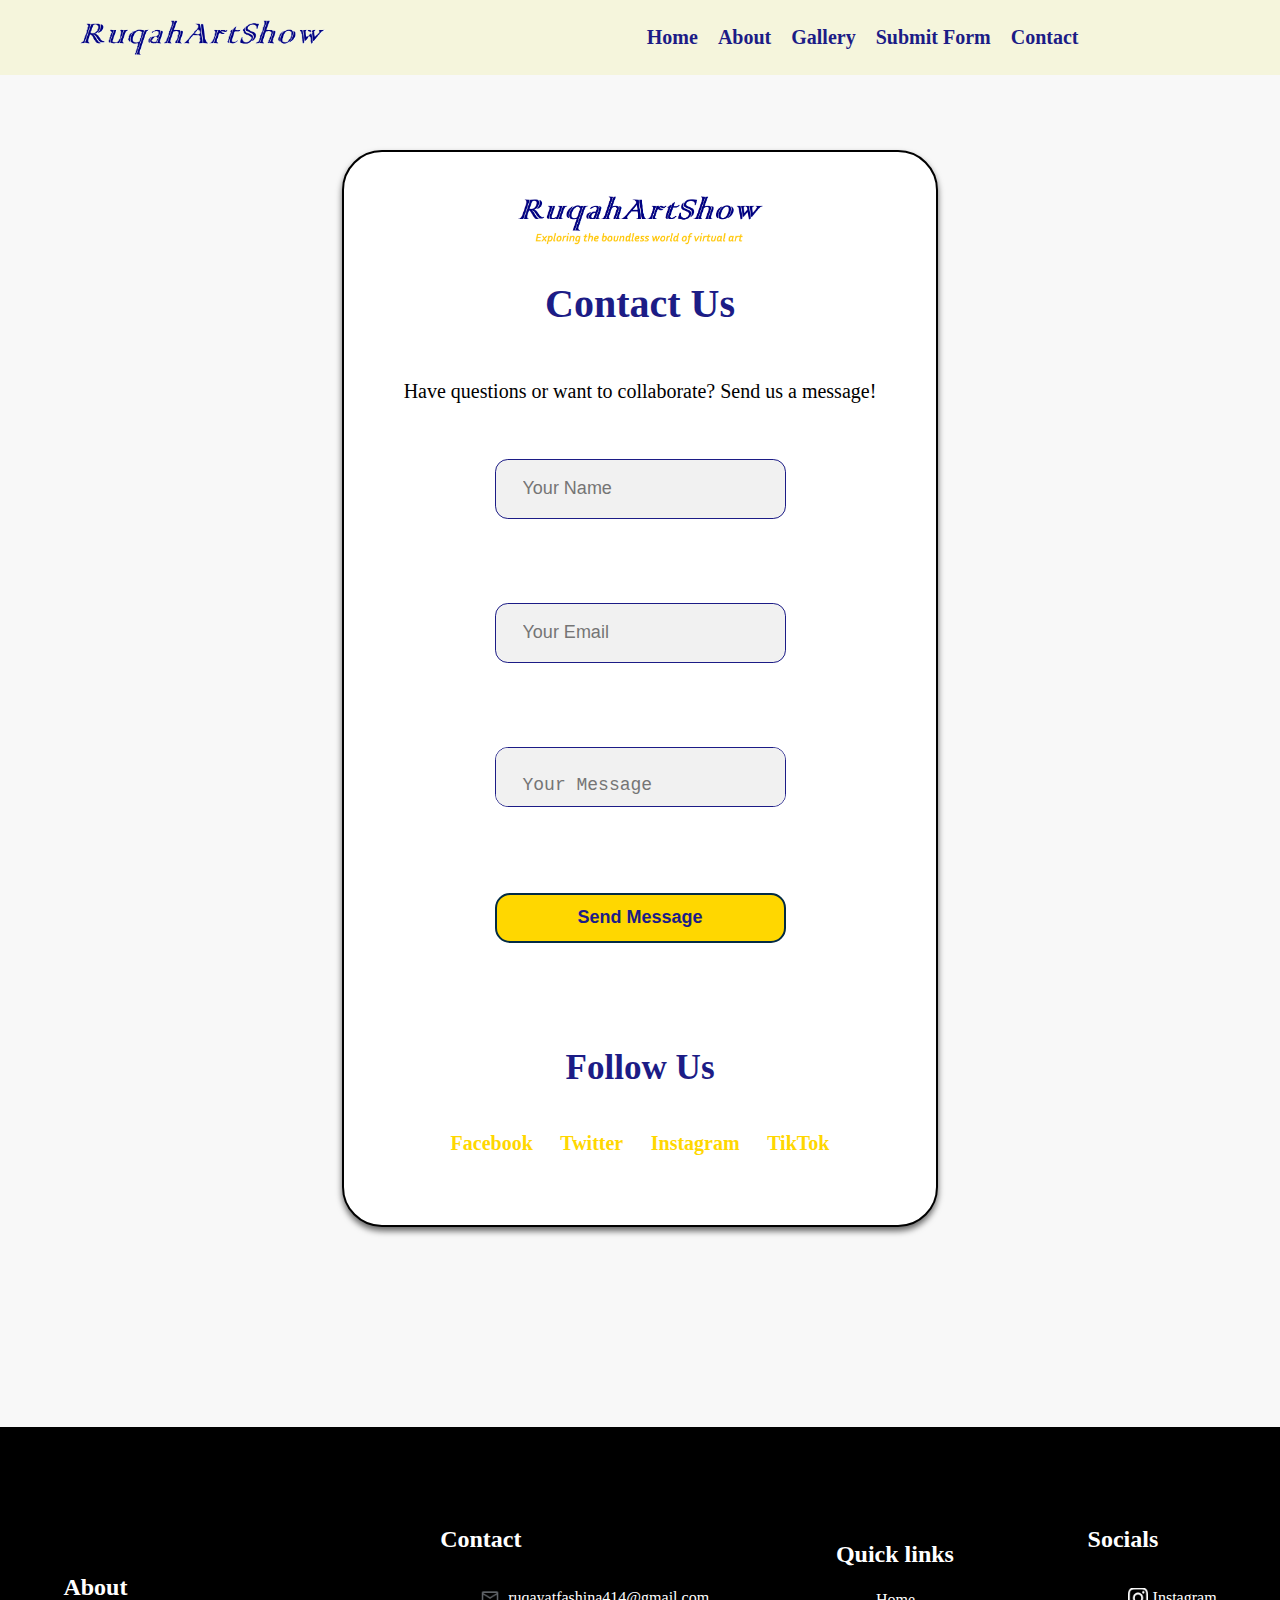
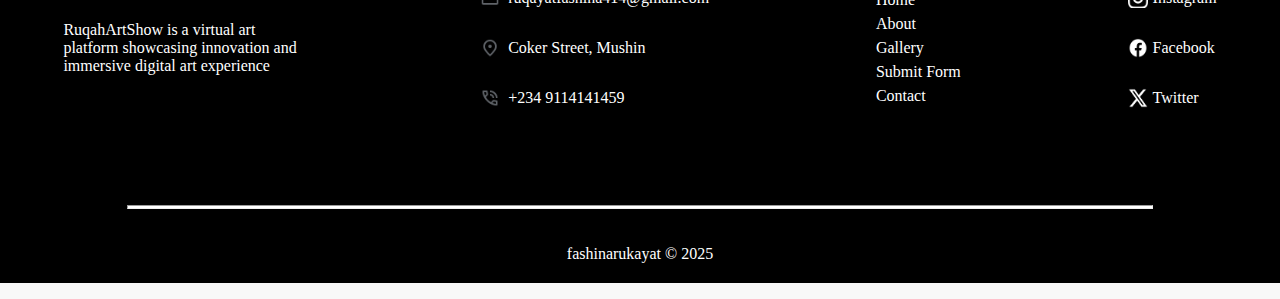
<file: contact-us.html>
<html lang="en">
<head>
    <meta charset="UTF-8">
    <meta name="viewport" content="width=device-width, initial-scale=1.0">
    <title>Contact us</title>
    <link rel="stylesheet" href="contact-us.css">
</head>
<body>
    <header>
        <div id="main-head">
            <div>
                <img src="images/ruqahart.png" alt="" width="250px">
            </div>
            <div id="navigation">
                <nav>
                    <ul>
                      <li><a href="index.html">Home</a></li>
                      <li><a href="#">About</a></li>
                      <li><a href="gallery.html">Gallery</a></li>
                      <li><a href="submit-form.html">Submit Form</a></li>
                      <li><a href="contact-us.html">Contact</a></li>
                    </ul>
                </nav>
            </div>
                
            
        </div>
    </header>

    <!-- ---------Contact us Section--------- -->

    <section id="contact">
        <img src="images/about ruqah.png" alt="" width="250px">
       <h2>Contact Us</h2>
       <p>Have questions or want to collaborate? Send us a message!</p>

       <form id="contact-form" action="https://formspree.io/f/mldldekz" method="post">
        
        <input type="text" id="name" placeholder="Your Name" required>
        <br>
        
        <input type="email" id="email" placeholder="Your Email" required>
        <br>
        
        <textarea  id="message" rows="10" cols="20" placeholder="Your Message"  required></textarea>
        <br>

        <input type="hidden" name="_redirect" value="thank-you.html">
        <br>
        
        <button type="submit"> <a href="thanks-contact.html">Send Message</a></button>
       </form>

       <div class="social-links">
         <h3>Follow Us</h3>
         
        <a href="#">Facebook</a>
        <a href="#">Twitter</a>
        <a href="#">Instagram</a>
        <a href="#">TikTok</a>
         

       </div>
    </section>

   <!-- --------footer------------- -->
   <footer>
    <div id="foot">
        <div id="about-foot">
            <h2>About</h2>
            <p>RuqahArtShow is a virtual art platform showcasing innovation and immersive digital art experience</p>

        </div>
        <div id="contact-foot">
            <h2>Contact</h2>
            <div>
                <ul>
                    <li>
                        <a href="#">
                            <div>
                                <img src="images/mail-icon.png" alt="">
                            </div>
                            <div>
                                <p>ruqayatfashina414@gmail.com</p>
                            </div>  
                        </a>
                    </li>
                    <li>
                        <a href="#">
                            <div><img src="images/location-icon.png" alt=""></div>
                            <div><p>Coker Street, Mushin</p></div>
                        </a>
                    </li>
                    <li>
                        <a href="#">
                            <div><img src="images/phone-icon.png" alt=""></div>
                            <div><p>+234 9114141459</p></div>
                        </a>
                    </li>
                </ul>
               
            </div>
        </div>
        <div id="link-foot">
            <h2>Quick links</h2>
            <div>
                <ul>
                    <li><a href="index.html">Home</a></li>
                    <li><a href="about.html">About</a></li>
                    <li><a href="gallery.html">Gallery</a></li>
                    <li><a href="submit-form.html">Submit Form</a></li>
                    <li><a href="contact-us.html">Contact</a></li>
                </ul>
            </div>
        </div>
        <div id="social-foot">
            <h2>Socials</h2>
            <div>
                <ul>
                    <li>
                        <div class="social-icon">
                            <img src="images/instagram icon.png" alt="">
                            <a href="#">
                                <p>Instagram</p>
                            </a>
                        </div>
                    </li>
                    <li>
                        <div class="social-icon">
                            <img src="images/facebook icon.png" alt="">
                            <a href="#">
                                <p>Facebook</p>
                            </a>
                        </div>
                    </li>
                    <li>
                        <div class="social-icon">
                            <img src="images/x logo.png" alt="">
                            <a href="#">
                                <p>Twitter</p>
                            </a>
                        </div>
                    </li>
                </ul>
            </div>
        </div>
        
    </div>
    <div id="border">
        <hr>
    </div>
    <div class="copyright">
      <p>fashinarukayat &copy; 2025</p>
    </div>
   
</footer>
</body>
</html>
</file>
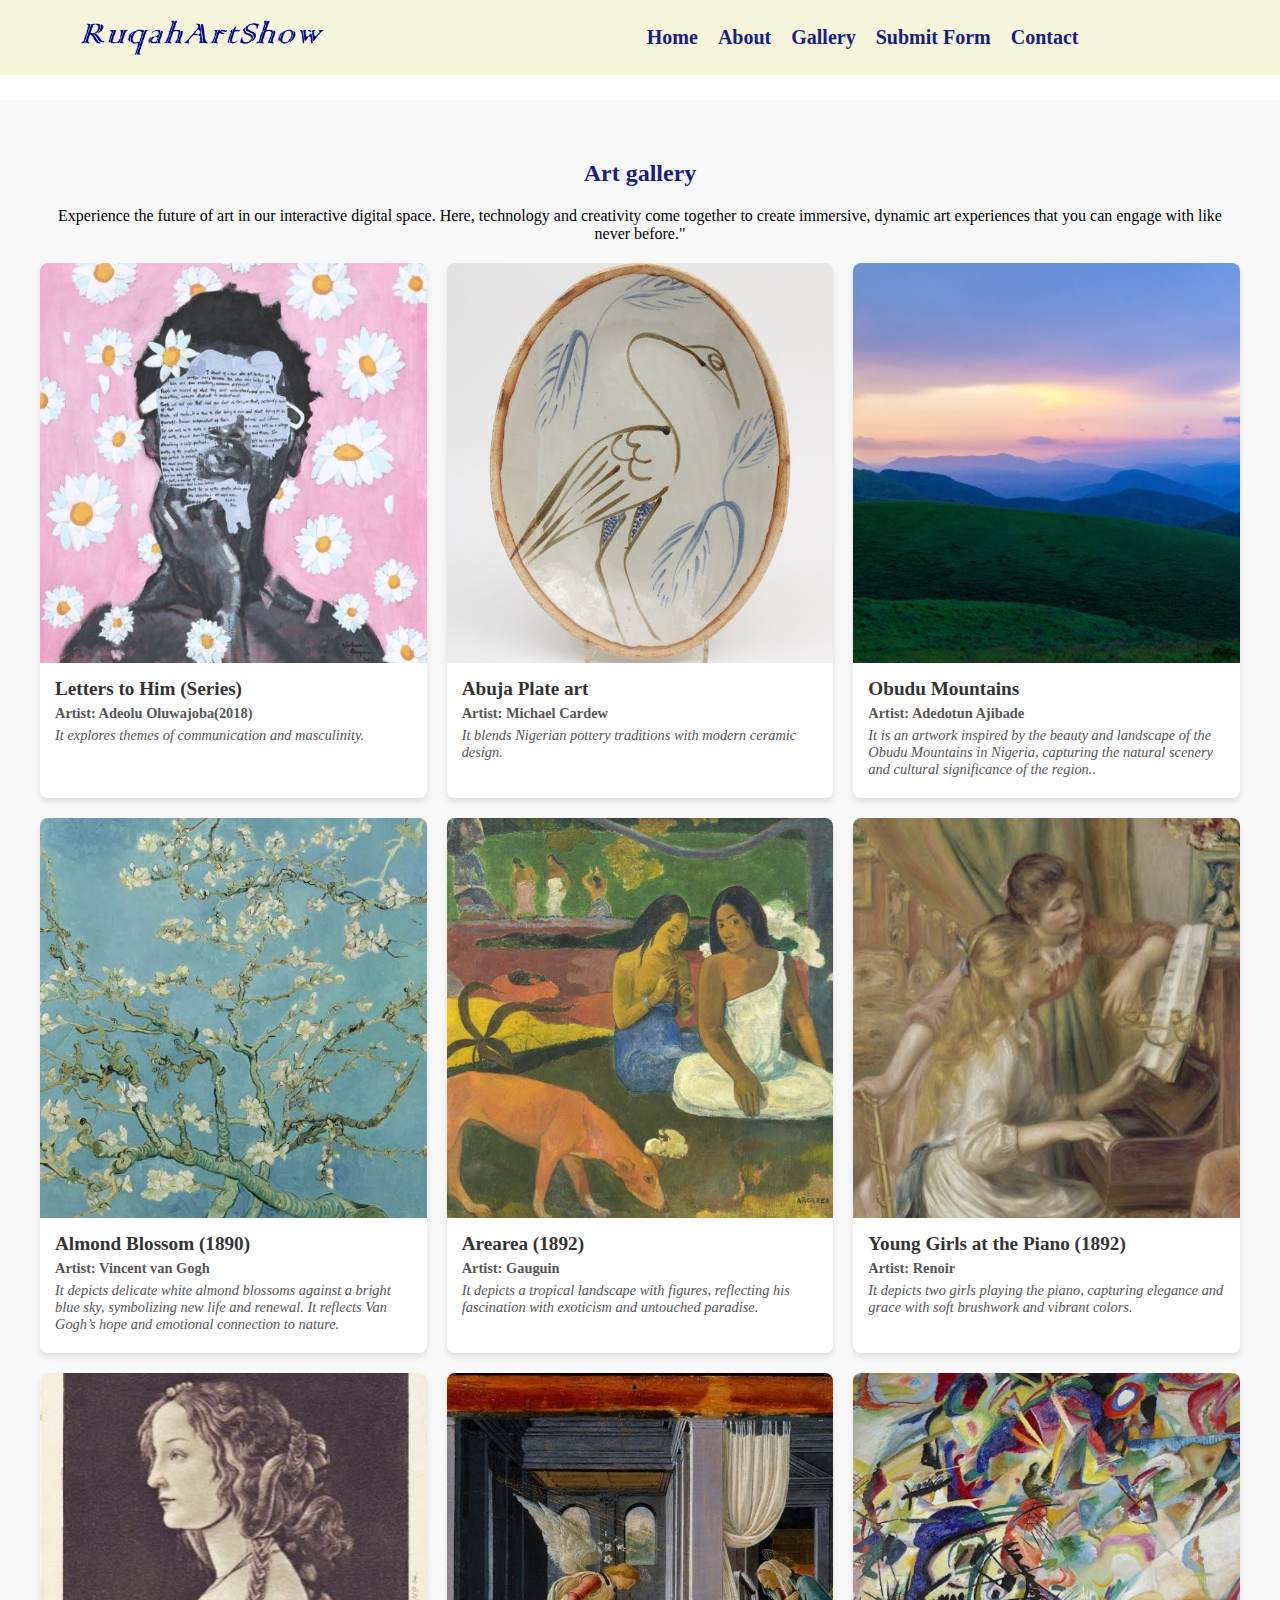
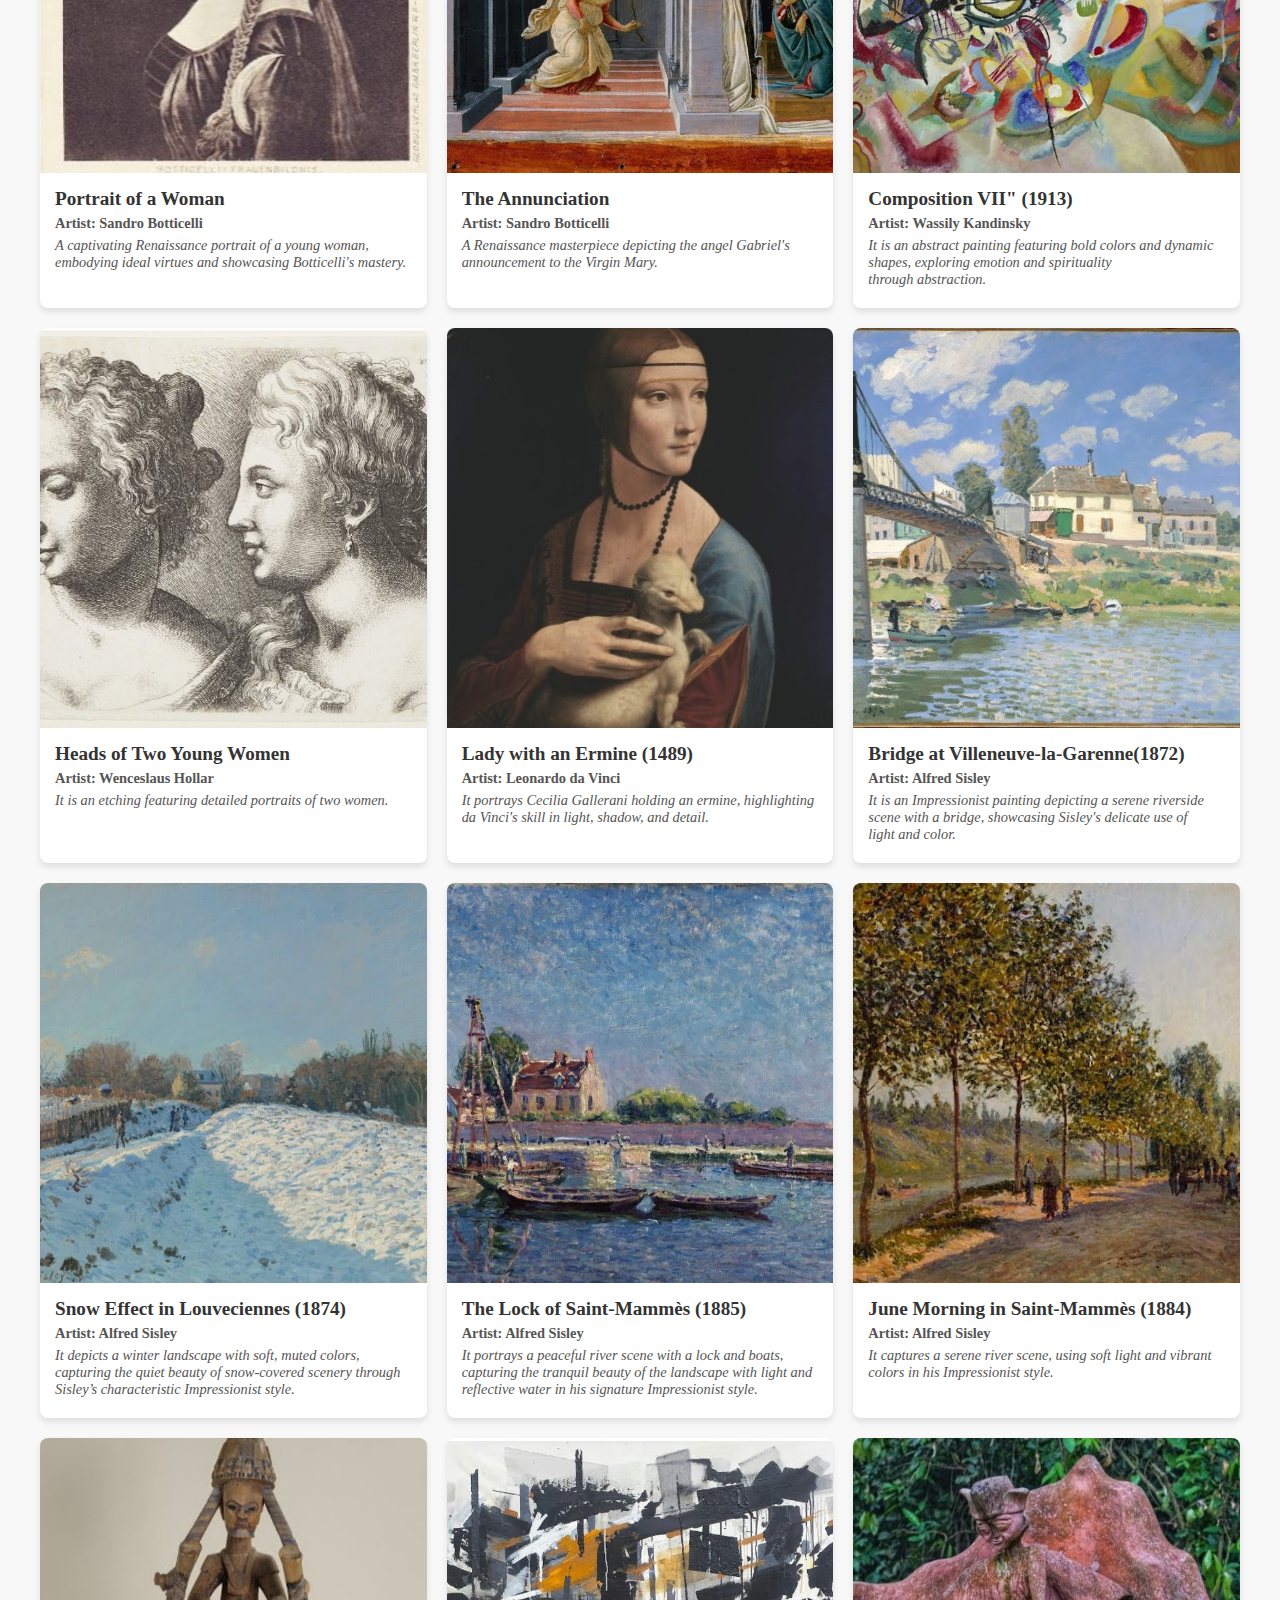
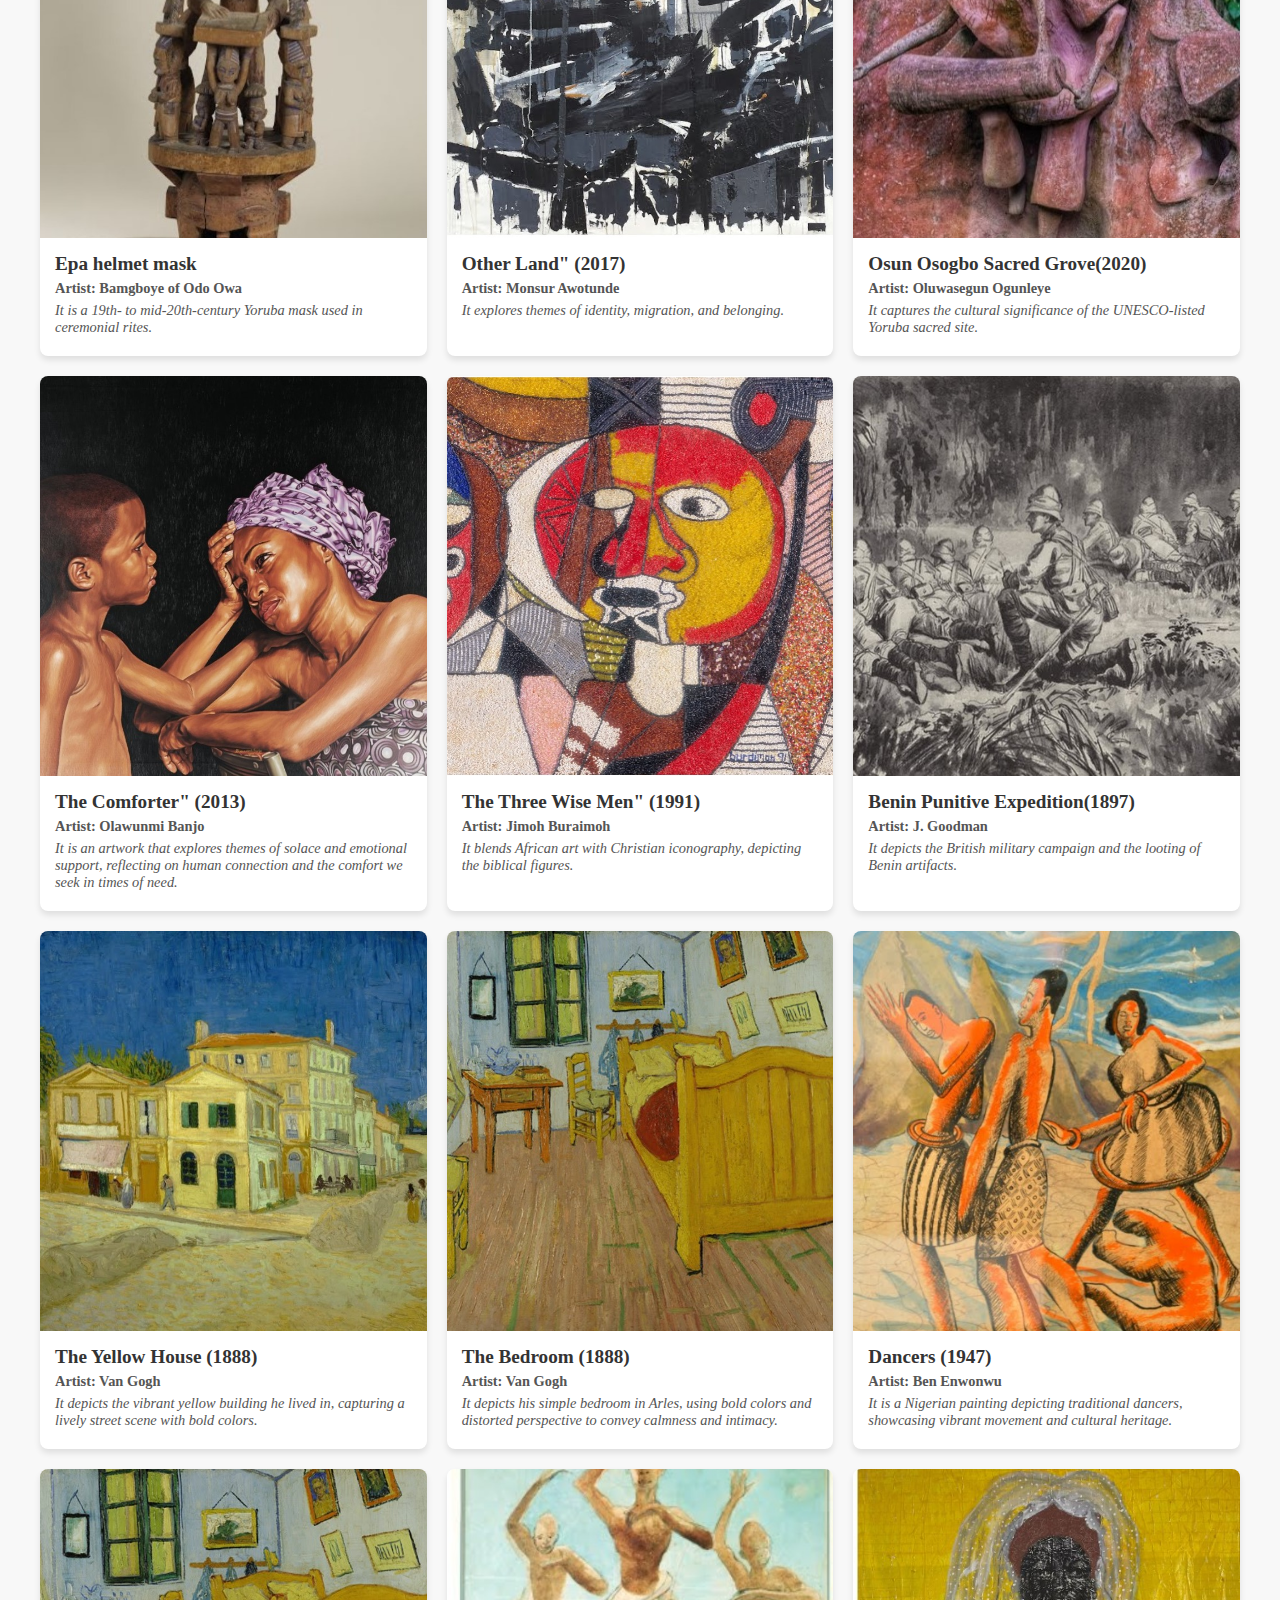
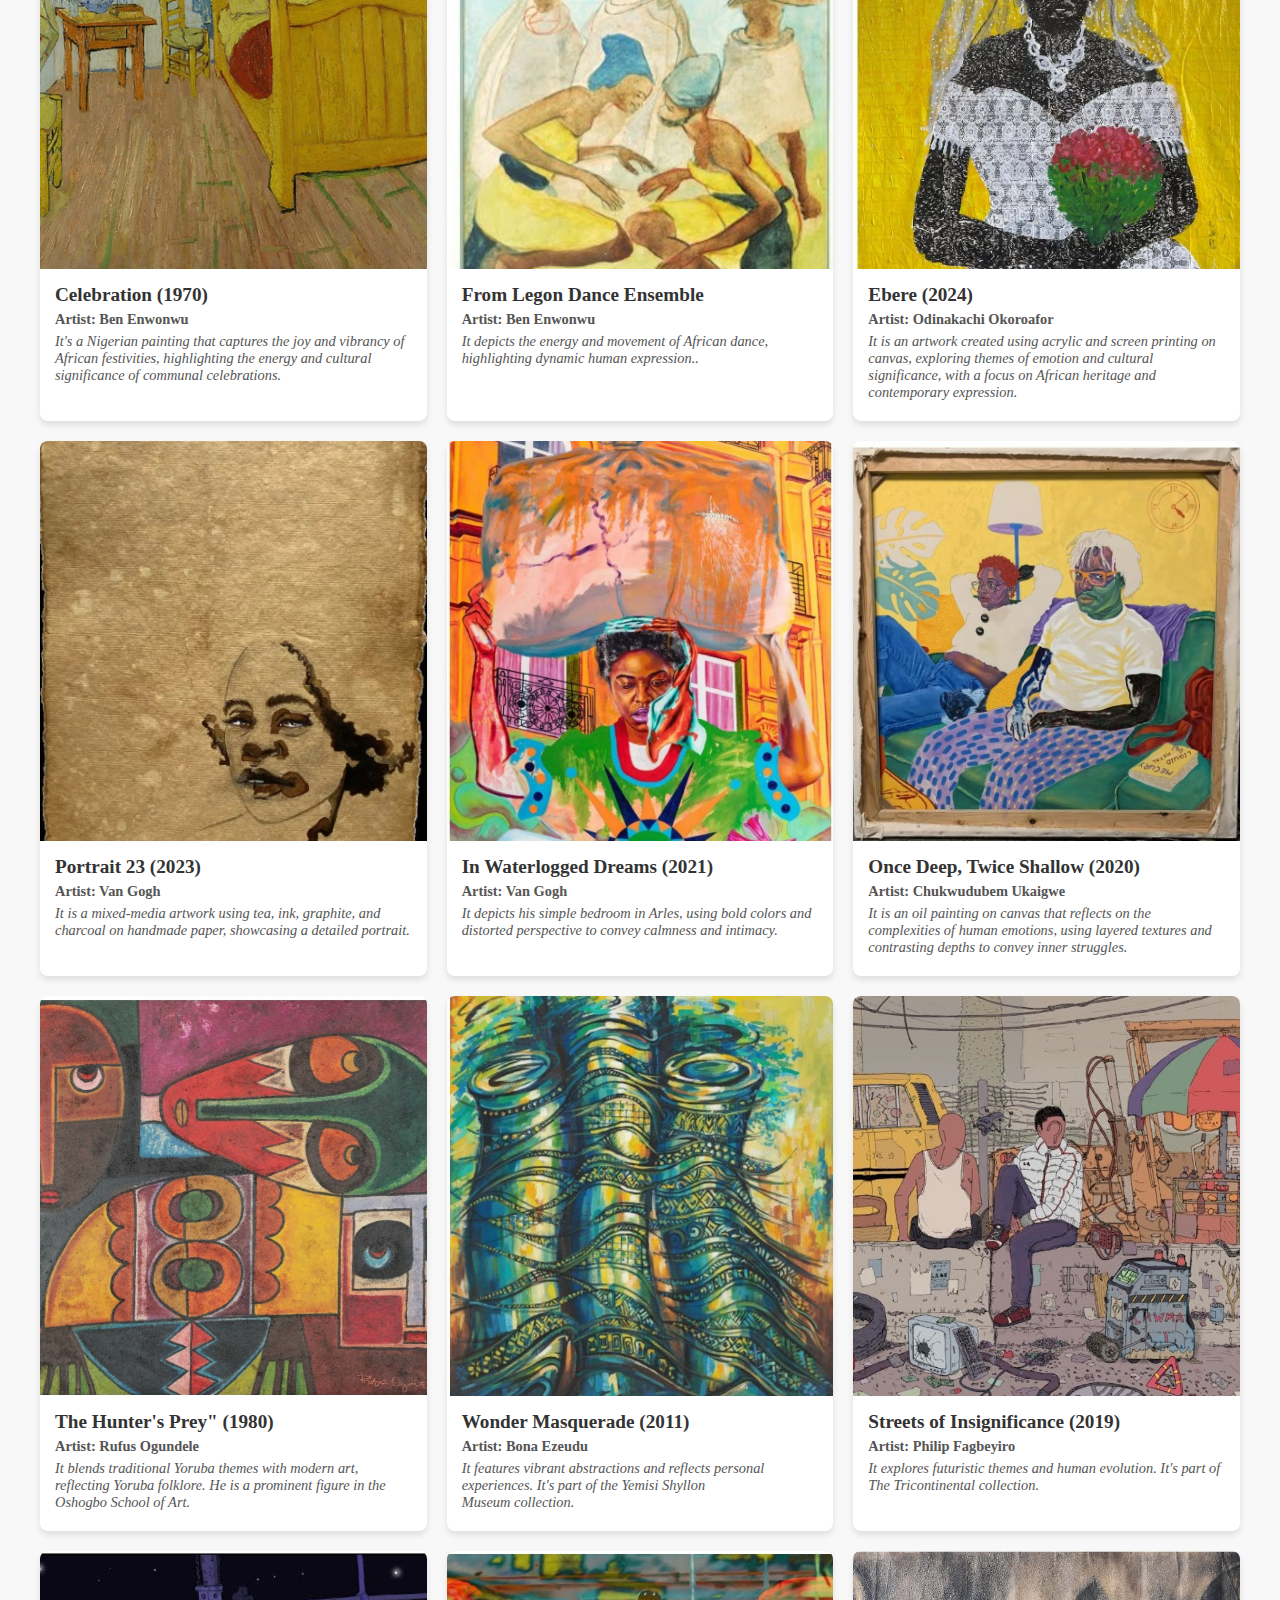
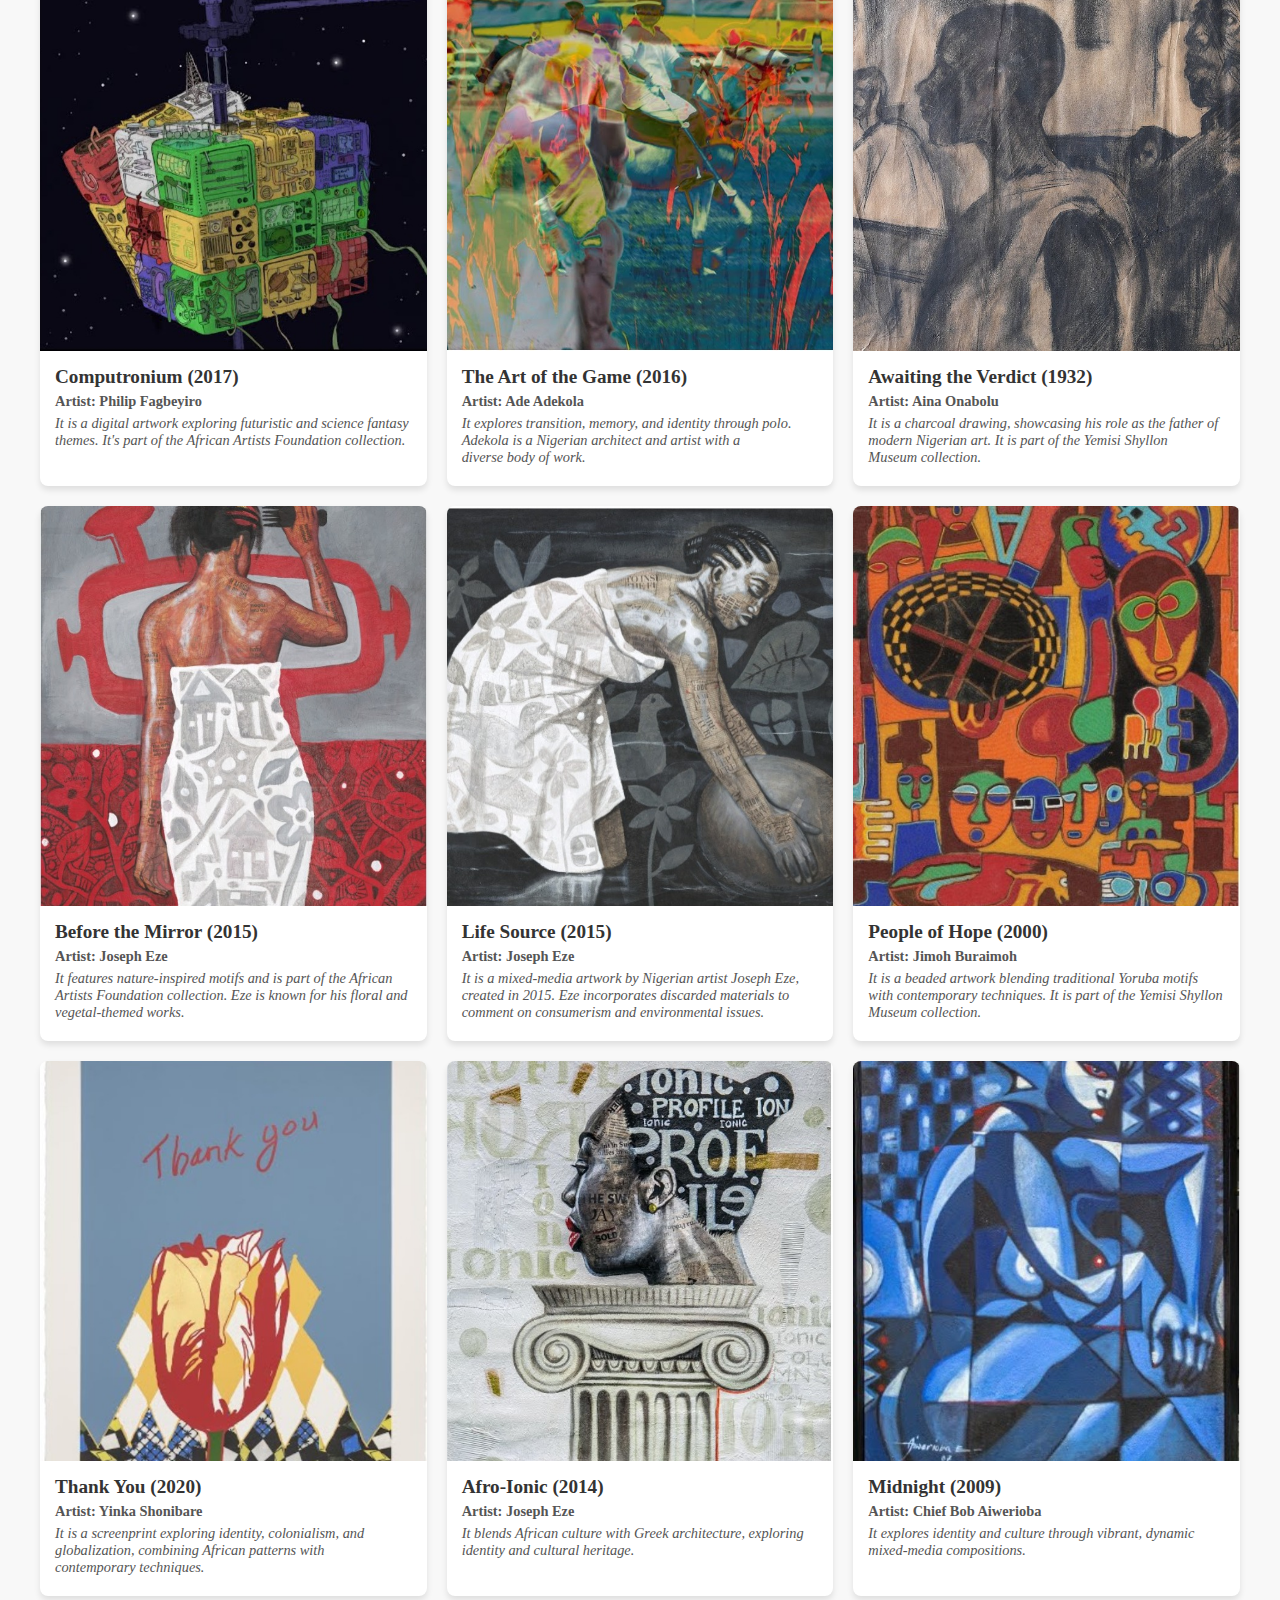
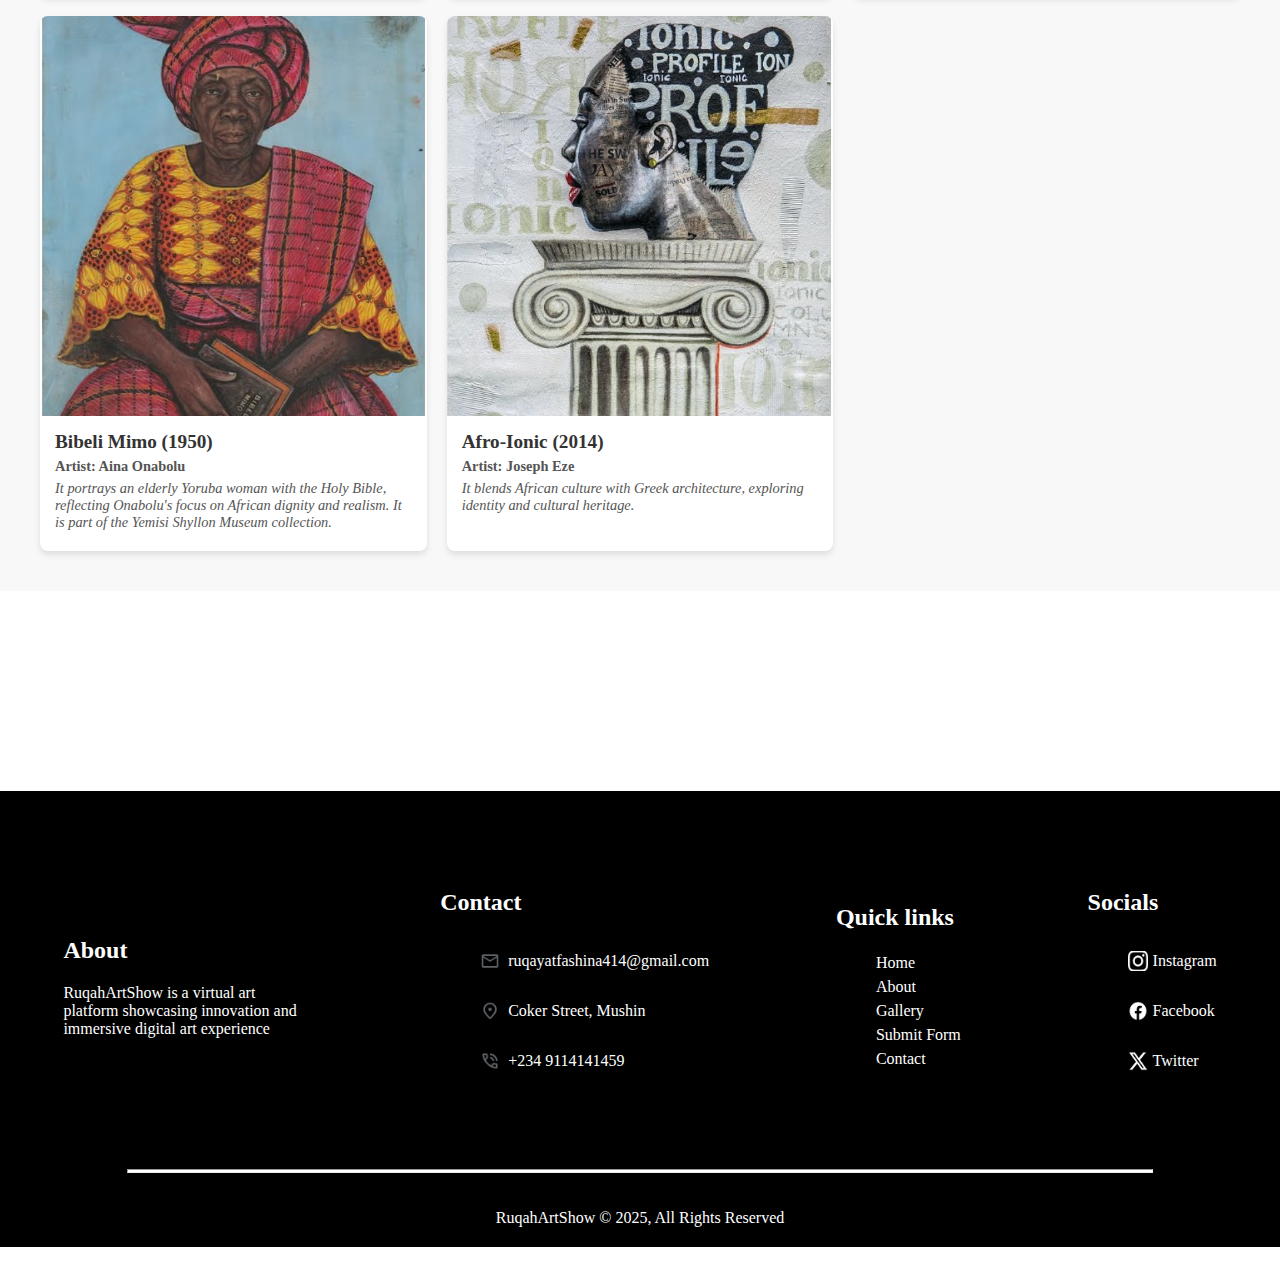
<file: gallery.html>
<html lang="en">
<head>
    <meta charset="UTF-8">
    <meta name="viewport" content="width=device-width, initial-scale=1.0">
    <title>Gallery</title>
    <link rel="stylesheet" href="./styles/gallery.css">
</head>
<body>
    <header>
        <div id="main-head">
            <div>
                <img src="images/ruqahart.png" alt="" width="250px">
            </div>
            <div id="navigation">
                <nav>
                    <ul>
                      <li><a href="index.html">Home</a></li>
                      <li><a href="about.html">About</a></li>
                      <li><a href="gallery.html">Gallery</a></li>
                      <li><a href="submit-form.html">Submit Form</a></li>
                      <li><a href="contact-us.html">Contact</a></li>
                    </ul>
                </nav>
            </div>
                
            
        </div>
    </header>

    <section id="gallery">
       <div class="heading">
            <h2>Art gallery</h2>
            <p>Experience the future of art in our interactive digital space. Here, technology and creativity come together to create immersive, dynamic art experiences that you can engage with like never before." </p>
       </div>
       <div id="gallery-container">
         
        <!-- ----Artwork card 1------- -->
            <div class="art-card">
                
                 <img src="images/Letters to Him (Series) art.jpg" alt="Letters to Him"> 
                
                 <div class="art-info">
                    <h3>Letters to Him (Series)</h3>
                    <p><b>Artist: Adeolu Oluwajoba(2018)</b></p>
                    <p class="art-description">It explores themes of communication and masculinity.</p>
                </div>
                
            </div>
        <!-- -----Artwork card 2 -->
        <div class="art-card">
                
            <img src="images/Abuja Plate art.jpg" alt="Abuja Plate art"> 
           
            <div class="art-info">
               <h3>Abuja Plate art</h3>
               <p><b>Artist:  Michael Cardew </b></p>
               <p class="art-description">It blends Nigerian pottery traditions with modern ceramic design.</p>
           </div>
           
       </div>
       
       <!-- -----Artwork card 3 -->
       <div class="art-card">
                
        <img src="images/Obudu Mountains art.jpg" alt="Obudu Mountains"> 
       
            <div class="art-info">
            <h3>Obudu Mountains</h3>
            <p><b>Artist: Adedotun Ajibade </b></p>
            <p class="art-description">It is an artwork inspired by the beauty and landscape of the Obudu Mountains in Nigeria, capturing the natural scenery and cultural significance of the region..</p>
        </div>
       
      </div>

      <!-- -----Artwork card 4 -->
      <div class="art-card">
                
        <img src="images/Almond Blossom art.jpg" alt="Almond Blossom"> 
       
            <div class="art-info">
                <h3>Almond Blossom (1890)</h3>
                <p><b>Artist: Vincent van Gogh </b></p>
                <p class="art-description">It depicts delicate white almond blossoms against a bright blue sky, symbolizing new life and renewal. It reflects Van Gogh’s hope and emotional connection to nature.</p>
           </div>
       
      </div>

      <!-- -----Artwork card 5 -->
      <div class="art-card">
                
        <img src="images/Arearea  art.jpg" alt="Arearea"> 
       
            <div class="art-info">
                <h3>Arearea (1892)</h3>
                <p><b>Artist: Gauguin </b></p>
                <p class="art-description">It depicts a tropical landscape with figures, reflecting his fascination with exoticism and untouched paradise.</p>
           </div>
       
      </div>

      <!-- -----Artwork card 6 -->
      <div class="art-card">
                
        <img src="images/Young Girls at the Piano art.jpg" alt="Young Girls at the Piano"> 
       
            <div class="art-info">
                <h3>Young Girls at the Piano (1892)</h3>
                <p><b>Artist: Renoir  </b></p>
                <p class="art-description">It depicts two girls playing the piano, capturing elegance and grace with soft brushwork and vibrant colors.</p>
           </div>
       
      </div>

      <!-- -----Artwork card 7 -->
      <div class="art-card">
                
        <img src="images/Portrait of a Woman art.jpg" alt="Portrait of a Woman"> 
       
            <div class="art-info">
                <h3>Portrait of a Woman</h3>
                <p><b>Artist: Sandro Botticelli </b></p>
                <p class="art-description">A captivating Renaissance portrait of a young woman, embodying ideal virtues and showcasing Botticelli's mastery.</p>
           </div>
       
      </div>

      <!-- -----Artwork card 8 -->
      <div class="art-card">
                
        <img src="images/Annunciation art.jpg" alt="The Annunciation"> 
       
            <div class="art-info">
                <h3>The Annunciation</h3>
                <p><b>Artist: Sandro Botticelli </b></p>
                <p class="art-description">A Renaissance masterpiece depicting the angel Gabriel's announcement to the Virgin Mary.</p>
           </div>
       
      </div>

      <!-- -----Artwork card 9 -->
      <div class="art-card">
                
        <img src="images/Composition VII art.jpg" alt="Composition VII"> 
       
            <div class="art-info">
                <h3>Composition VII" (1913)</h3>
                <p><b>Artist: Wassily Kandinsky </b></p>
                <p class="art-description">It is an abstract painting featuring bold colors and dynamic shapes, exploring emotion and spirituality through abstraction.</p>
           </div>
       
      </div>

      <!-- -----Artwork card 10 -->
      <div class="art-card">
                
        <img src="images/Heads of Two Young Women art.jpg" alt="Heads of Two Young Women"> 
       
            <div class="art-info">
                <h3>Heads of Two Young Women</h3>
                <p><b>Artist: Wenceslaus Hollar </b></p>
                <p class="art-description">It is an etching featuring detailed portraits of two women.</p>
           </div>
       
      </div>

      <!-- -----Artwork card 11 -->
      <div class="art-card">
                
        <img src="images/Lady with an Ermine art.jpg" alt="Lady with an Ermine"> 
       
            <div class="art-info">
                <h3>Lady with an Ermine (1489)</h3>
                <p><b>Artist: Leonardo da Vinci </b></p>
                <p class="art-description">It portrays Cecilia Gallerani holding an ermine, highlighting da Vinci's skill in light, shadow, and detail.</p>
           </div>
       
      </div>

      <!-- -----Artwork card 12 -->
      <div class="art-card">
                
        <img src="images/The Bridge at Villeneuve-la-Garenne art.jpg" alt="The Bridge at Villeneuve-la-Garenne"> 
       
            <div class="art-info">
                <h3>Bridge at Villeneuve-la-Garenne(1872)</h3>
                <p><b>Artist: Alfred Sisley </b></p>
                <p class="art-description">It is an Impressionist painting depicting a serene riverside scene with a bridge, showcasing Sisley's delicate use of light and color.</p>
           </div>
       
      </div>

      <!-- -----Artwork card 13 -->
      <div class="art-card">
                
        <img src="images/Snow Effect in Louveciennes art.jpg" alt="Snow Effect in Louveciennes"> 
       
            <div class="art-info">
                <h3>Snow Effect in Louveciennes (1874)</h3>
                <p><b>Artist: Alfred Sisley </b></p>
                <p class="art-description">It depicts a winter landscape with soft, muted colors, capturing the quiet beauty of snow-covered scenery through Sisley’s characteristic Impressionist style.</p>
           </div>
       
      </div>

      <!-- -----Artwork card 14 -->
      <div class="art-card">
                
        <img src="images/The Lock of Saint-Mammès art.jpg" alt="Lock of Saint-Mammès"> 
       
            <div class="art-info">
                <h3>The Lock of Saint-Mammès (1885)</h3>
                <p><b>Artist: Alfred Sisley </b></p>
                <p class="art-description">It portrays a peaceful river scene with a lock and boats, capturing the tranquil beauty of the landscape with light and reflective water in his signature Impressionist style.</p>
           </div>
       
      </div>

      <!-- -----Artwork card 15 -->
      <div class="art-card">
                
        <img src="images/June Morning in Saint-Mammès art.jpg" alt="June Morning in Saint-Mammès"> 
       
            <div class="art-info">
                <h3>June Morning in Saint-Mammès (1884)</h3>
                <p><b>Artist: Alfred Sisley</b></p>
                <p class="art-description">It captures a serene river scene, using soft light and vibrant colors in his Impressionist style.</p>
           </div>
       
      </div>

      <!-- -----Artwork card 16 -->
      <div class="art-card">
                
        <img src="images/Epa helmet mask art.jpg" alt="Epa helmet mask"> 
       
            <div class="art-info">
                <h3>Epa helmet mask</h3>
                <p><b>Artist: Bamgboye of Odo Owa</b></p>
                <p class="art-description">It is a 19th- to mid-20th-century Yoruba mask used in ceremonial rites.</p>
           </div>
       
      </div>

      <!-- -----Artwork card 17 -->
      <div class="art-card">
                
        <img src="images/Other Land art.jpg" alt="Other Land"> 
       
            <div class="art-info">
                <h3>Other Land" (2017)</h3>
                <p><b>Artist: Monsur Awotunde </b></p>
                <p class="art-description">It explores themes of identity, migration, and belonging.</p>
           </div>
       
      </div>

      <!-- -----Artwork card 18 -->
      <div class="art-card">
                
        <img src="images/Osun Osogbo Sacred Grove art.jpg" alt="Osun Osogbo Sacred Grove"> 
       
            <div class="art-info">
                <h3>Osun Osogbo Sacred Grove(2020)</h3>
                <p><b>Artist: Oluwasegun Ogunleye</b></p>
                <p class="art-description">It captures the cultural significance of the UNESCO-listed Yoruba sacred site.</p>
           </div>
       
      </div>

      <!-- -----Artwork card 19 -->
      <div class="art-card">
                
        <img src="images/The Comforter art.jpg" alt="Almond Blossom"> 
       
            <div class="art-info">
                <h3>The Comforter" (2013)</h3>
                <p><b>Artist: Olawunmi Banjo </b></p>
                <p class="art-description">It  is an artwork that explores themes of solace and emotional support, reflecting on human connection and the comfort we seek in times of need.</p>
           </div>
       
      </div>

      <!-- -----Artwork card 20 -->
      <div class="art-card">
                
        <img src="images/The Three Wise Men art.jpg" alt="Almond Blossom"> 
       
            <div class="art-info">
                <h3>The Three Wise Men" (1991) </h3>
                <p><b>Artist: Jimoh Buraimoh</b></p>
                <p class="art-description">It blends African art with Christian iconography, depicting the biblical figures.</p>
           </div>
       
      </div>

      <!-- -----Artwork card 21 -->
      <div class="art-card">
                
        <img src="images/Benin Punitive Expedition art.jpg" alt="Almond Blossom"> 
       
            <div class="art-info">
                <h3>Benin Punitive Expedition(1897)</h3>
                <p><b>Artist: J. Goodman</b></p>
                <p class="art-description">It depicts the British military campaign and the looting of Benin artifacts.</p>
           </div>
       
      </div>

      <!-- -----Artwork card 22 -->
      <div class="art-card">
                
        <img src="images/Yellow House  art.jpg" alt="The Yellow House"> 
       
            <div class="art-info">
                <h3>The Yellow House (1888)</h3>
                <p><b>Artist: Van Gogh </b></p>
                <p class="art-description">It depicts the vibrant yellow building he lived in, capturing a lively street scene with bold colors.</p>
           </div>
       
      </div>

      <!-- -----Artwork card 23 -->
      <div class="art-card">
                
        <img src="images/The Bedroom  art.jpg" alt="The Bedroom"> 
       
            <div class="art-info">
                <h3>The Bedroom (1888)</h3>
                <p><b>Artist: Van Gogh</b></p>
                <p class="art-description">It depicts his simple bedroom in Arles, using bold colors and distorted perspective to convey calmness and intimacy.</p>
           </div>
       
      </div>

      <!-- -----Artwork card 24 -->
      <div class="art-card">
                
        <img src="images/Dancers art.jpg" alt="The Bedroom"> 
       
            <div class="art-info">
                <h3>Dancers (1947)</h3>
                <p><b>Artist: Ben Enwonwu</b></p>
                <p class="art-description">It is a Nigerian painting depicting traditional dancers, showcasing vibrant movement and cultural heritage.</p>
           </div>
       
      </div>

      <!-- -----Artwork card 25 -->
      <div class="art-card">
                
        <img src="images/The Bedroom  art.jpg" alt="Celebration"> 
       
            <div class="art-info">
                <h3>Celebration (1970)</h3>
                <p><b>Artist: Ben Enwonwu</b></p>
                <p class="art-description">It's a Nigerian painting that captures the joy and vibrancy of African festivities, highlighting the energy and cultural significance of communal celebrations.</p>
           </div>
       
      </div>

      <!-- -----Artwork card 26 -->
      <div class="art-card">
                
        <img src="images/From Legon Dance Ensemble art.jpg" alt="Legon Dance Ensemble"> 
       
            <div class="art-info">
                <h3>From Legon Dance Ensemble</h3>
                <p><b>Artist: Ben Enwonwu</b></p>
                <p class="art-description">It depicts the energy and movement of African dance, highlighting dynamic human expression..</p>
           </div>
       
      </div>

      <!-- -----Artwork card 27 -->
      <div class="art-card">
                
        <img src="images/Ebere art.jpg" alt="Ebere"> 
       
            <div class="art-info">
                <h3>Ebere (2024)</h3>
                <p><b>Artist: Odinakachi Okoroafor</b></p>
                <p class="art-description">It is an artwork created using acrylic and screen printing on canvas, exploring themes of emotion and cultural significance, with a focus on African heritage and contemporary expression.</p>
           </div>
       
      </div>

      <!-- -----Artwork card 28 -->
      <div class="art-card">
                
        <img src="images/Portrait 23  art.jpg" alt="Portrait 23 (2023)"> 
       
            <div class="art-info">
                <h3>Portrait 23 (2023)</h3>
                <p><b>Artist: Van Gogh</b></p>
                <p class="art-description">It is a mixed-media artwork using tea, ink, graphite, and charcoal on handmade paper, showcasing a detailed portrait.</p>
           </div>
       
      </div>

      <!-- -----Artwork card 29 -->
      <div class="art-card">
                
        <img src="images/In Waterlogged Dreams art.jpg" alt="In Waterlogged Dreams "> 
       
            <div class="art-info">
                <h3>In Waterlogged Dreams (2021)</h3>
                <p><b>Artist: Van Gogh</b></p>
                <p class="art-description">It depicts his simple bedroom in Arles, using bold colors and distorted perspective to convey calmness and intimacy.</p>
           </div>
       
      </div>

      <!-- -----Artwork card 30 -->
      <div class="art-card">
                
        <img src="images/Once Deep, Twice Shallow art.jpg" alt="Once Deep, Twice Shallow"> 
       
            <div class="art-info">
                <h3>Once Deep, Twice Shallow (2020)</h3>
                <p><b>Artist: Chukwudubem Ukaigwe</b></p>
                <p class="art-description">It is an oil painting on canvas that reflects on the complexities of human emotions, using layered textures and contrasting depths to convey inner struggles.</p>
           </div>
       
      </div>

      <!-- -----Artwork card 31 -->
      <div class="art-card">
                
        <img src="images/The Hunter's Prey art.jpg" alt="The Hunter's Prey"> 
       
            <div class="art-info">
                <h3>The Hunter's Prey" (1980)</h3>
                <p><b>Artist: Rufus Ogundele</b></p>
                <p class="art-description">It blends traditional Yoruba themes with modern art, reflecting Yoruba folklore. He is a prominent figure in the Oshogbo School of Art.</p>
           </div>
       
      </div>

      <!-- -----Artwork card 32 -->
      <div class="art-card">
                
        <img src="images/Wonder Masquerade art.jpg" alt="Wonder Masquerade "> 
       
            <div class="art-info">
                <h3>Wonder Masquerade (2011)</h3>
                <p><b>Artist: Bona Ezeudu</b></p>
                <p class="art-description">It features vibrant abstractions and reflects personal experiences. It's part of the Yemisi Shyllon Museum collection.</p>
           </div>
       
      </div>

      <!-- -----Artwork card 33 -->
      <div class="art-card">
                
        <img src="images/Streets of Insignificance art.jpg" alt="Streets of Insignificance"> 
       
            <div class="art-info">
                <h3>Streets of Insignificance (2019)</h3>
                <p><b>Artist: Philip Fagbeyiro</b></p>
                <p class="art-description">It explores futuristic themes and human evolution. It's part of The Tricontinental collection.</p>
           </div>
       
      </div>

      <!-- -----Artwork card 34 -->
      <div class="art-card">
                
        <img src="images/Computronium art.jpg" alt="Computronium"> 
       
            <div class="art-info">
                <h3>Computronium (2017)</h3>
                <p><b>Artist: Philip Fagbeyiro</b></p>
                <p class="art-description">It  is a digital artwork exploring futuristic and science fantasy themes. It's part of the African Artists Foundation collection.</p>
           </div>
       
      </div>

      <!-- -----Artwork card 35 -->
      <div class="art-card">
                
        <img src="images/The Art of the Game art.jpg" alt="The Art of the Game"> 
       
            <div class="art-info">
                <h3>The Art of the Game (2016)</h3>
                <p><b>Artist: Ade Adekola </b></p>
                <p class="art-description">It explores transition, memory, and identity through polo. Adekola is a Nigerian architect and artist with a diverse body of work.</p>
           </div>
       
      </div>

      <!-- -----Artwork card 36 -->
      <div class="art-card">
                
        <img src="images/Awaiting the Verdict art.jpg" alt="Awaiting the Verdict"> 
       
            <div class="art-info">
                <h3>Awaiting the Verdict (1932)</h3>
                <p><b>Artist: Aina Onabolu</b></p>
                <p class="art-description">It is a charcoal drawing, showcasing his role as the father of modern Nigerian art. It is part of the Yemisi Shyllon Museum collection.</p>
           </div>
       
      </div>

      <!-- -----Artwork card 37 -->
      <div class="art-card">
                
        <img src="images/Before the Mirror art.jpg" alt="Before the Mirror"> 
       
            <div class="art-info">
                <h3>Before the Mirror (2015)</h3>
                <p><b>Artist: Joseph Eze </b></p>
                <p class="art-description">It features nature-inspired motifs and is part of the African Artists Foundation collection. Eze is known for his floral and vegetal-themed works.</p>
           </div>
       
      </div>

      <!-- -----Artwork card 38 -->
      <div class="art-card">
                
        <img src="images/Life Source art.jpg" alt="Life Source"> 
       
            <div class="art-info">
                <h3>Life Source (2015)</h3>
                <p><b>Artist: Joseph Eze </b></p>
                <p class="art-description">It is a mixed-media artwork by Nigerian artist Joseph Eze, created in 2015. Eze incorporates discarded materials to comment on consumerism and environmental issues.</p>
           </div>
       
      </div>

      <!-- -----Artwork card 39 -->
      <div class="art-card">
                
        <img src="images/People of Hope art.jpg" alt="People of Hope"> 
       
            <div class="art-info">
                <h3>People of Hope (2000)</h3>
                <p><b>Artist: Jimoh Buraimoh </b></p>
                <p class="art-description">It is a beaded artwork blending traditional Yoruba motifs with contemporary techniques. It is part of the Yemisi Shyllon Museum collection.</p>
           </div>
       
      </div>

      <!-- -----Artwork card 40 -->
      <div class="art-card">
                
        <img src="images/Thank You art.jpg" alt="Thank You"> 
       
            <div class="art-info">
                <h3>Thank You (2020)</h3>
                <p><b>Artist: Yinka Shonibare </b></p>
                <p class="art-description">It is a screenprint exploring identity, colonialism, and globalization, combining African patterns with contemporary techniques.</p>
           </div>
       
      </div>

      <!-- -----Artwork card 41 -->
      <div class="art-card">
                
        <img src="images/Afro-Ionic art.jpg" alt="Afro-Ionic"> 
       
            <div class="art-info">
                <h3>Afro-Ionic (2014)</h3>
                <p><b>Artist: Joseph Eze </b></p>
                <p class="art-description">It blends African culture with Greek architecture, exploring identity and cultural heritage.</p>
           </div>
       
      </div>

      <!-- -----Artwork card 42 -->
      <div class="art-card">
                
        <img src="images/Midnight art.jpg" alt="Midnight"> 
       
            <div class="art-info">
                <h3>Midnight (2009)</h3>
                <p><b>Artist: Chief Bob Aiwerioba  </b></p>
                <p class="art-description">It explores identity and culture through vibrant, dynamic mixed-media compositions.</p>
           </div>
       
      </div>

      <!-- -----Artwork card 43 -->
      <div class="art-card">
                
        <img src="images/Bibeli Mimo art.jpg" alt="Bibeli Mimo"> 
       
            <div class="art-info">
                <h3>Bibeli Mimo (1950)</h3>
                <p><b>Artist: Aina Onabolu </b></p>
                <p class="art-description">It  portrays an elderly Yoruba woman with the Holy Bible, reflecting Onabolu's focus on African dignity and realism. It is part of the Yemisi Shyllon Museum collection.</p>
           </div>
       
      </div>

      <!-- -----Artwork card 44 -->
      <div class="art-card">
                
        <img src="images/Afro-Ionic art.jpg" alt="Afro-Ionic"> 
       
            <div class="art-info">
                <h3>Afro-Ionic (2014)</h3>
                <p><b>Artist: Joseph Eze </b></p>
                <p class="art-description">It blends African culture with Greek architecture, exploring identity and cultural heritage.</p>
           </div>
       
      </div>

      
      


   




       </div>
    </section>

    <!-- -------footer------------- -->
    <footer>
        <div id="foot">
            <div id="about-foot">
                <h2>About</h2>
                <p>RuqahArtShow is a virtual art platform showcasing innovation and immersive digital art experience</p>

            </div>
            <div id="contact-foot">
                <h2>Contact</h2>
                <div>
                    <ul>
                        <li>
                            <a href="#">
                                <div>
                                    <img src="images/mail-icon.png" alt="">
                                </div>
                                <div>
                                    <p>ruqayatfashina414@gmail.com</p>
                                </div>  
                            </a>
                        </li>
                        <li>
                            <a href="#">
                                <div><img src="images/location-icon.png" alt=""></div>
                                <div><p>Coker Street, Mushin</p></div>
                            </a>
                        </li>
                        <li>
                            <a href="#">
                                <div><img src="images/phone-icon.png" alt=""></div>
                                <div><p>+234 9114141459</p></div>
                            </a>
                        </li>
                    </ul>
                   
                </div>
            </div>
            <div id="link-foot">
                <h2>Quick links</h2>
                <div>
                    <ul>
                        <li><a href="index.html">Home</a></li>
                        <li><a href="about.html">About</a></li>
                        <li><a href="gallery.html">Gallery</a></li>
                        <li><a href="submit-form.html">Submit Form</a></li>
                        <li><a href="contact-us.html">Contact</a></li>
                    </ul>
                </div>
            </div>
            <div id="social-foot">
                <h2>Socials</h2>
                <div>
                    <ul>
                        <li>
                            <div class="social-icon">
                                <img src="images/instagram icon.png" alt="">
                                <a href="#">
                                    <p>Instagram</p>
                                </a>
                            </div>
                        </li>
                        <li>
                            <div class="social-icon">
                                <img src="images/facebook icon.png" alt="">
                                <a href="#">
                                    <p>Facebook</p>
                                </a>
                            </div>
                        </li>
                        <li>
                            <div class="social-icon">
                                <img src="images/x logo.png" alt="">
                                <a href="#">
                                    <p>Twitter</p>
                                </a>
                            </div>
                        </li>
                    </ul>
                </div>
            </div>
            
        </div>
        <div id="border">
            <hr>
        </div>
        <div class="copyright">
          <p>RuqahArtShow &copy; 2025, All Rights Reserved</p>
        </div>
       
    </footer>
</body>
</html>
</file>
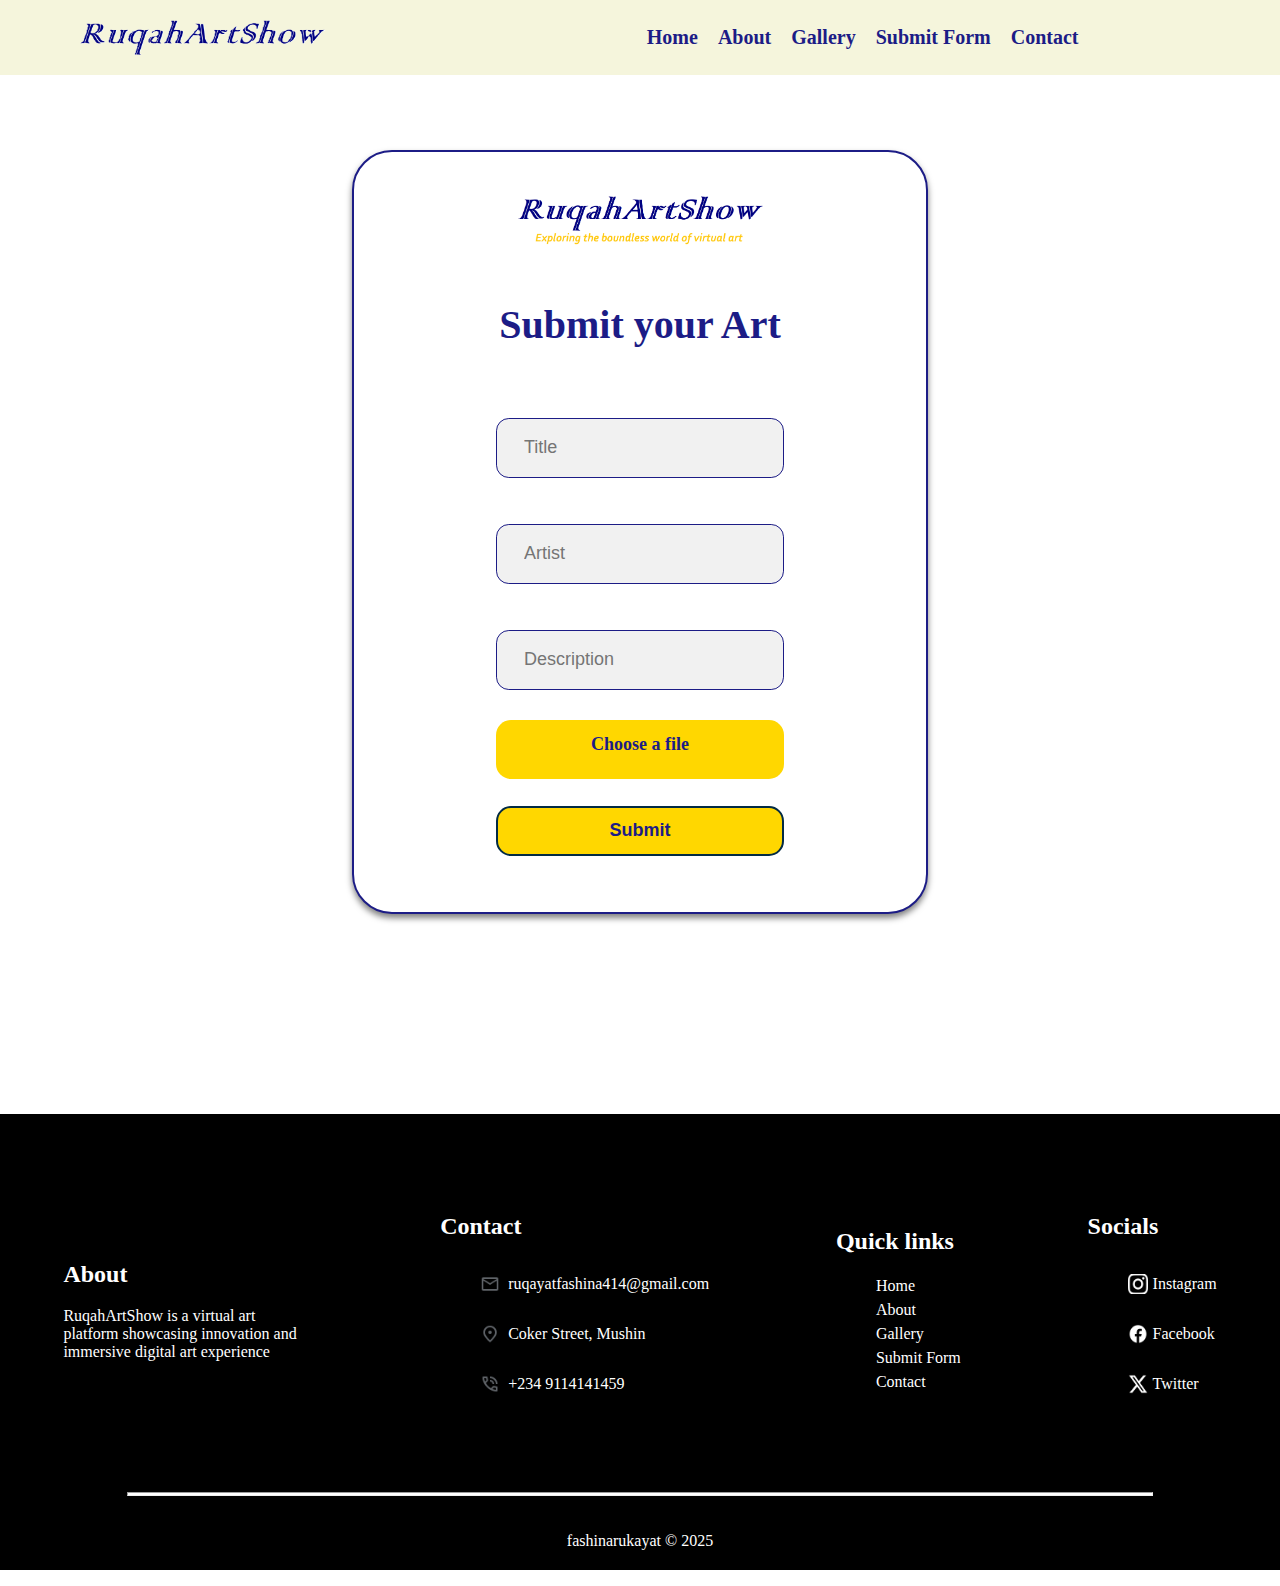
<file: submit-form.html>
<html lang="en">
<head>
    <meta charset="UTF-8">
    <meta name="viewport" content="width=device-width, initial-scale=1.0">
    <title>SUBMIT FORM</title>
    <link rel="stylesheet" href="./styles/submit-form.css">
</head>
<body>
    <header>
        <div id="main-head">
            <div>
                <img src="images/ruqahart.png" alt="" width="250px">
            </div>
            <div id="navigation">
                <nav>
                    <ul>
                      <li><a href="index.html">Home</a></li>
                      <li><a href="about.html">About</a></li>
                      <li><a href="gallery.html">Gallery</a></li>
                      <li><a href="submit-form.html">Submit Form</a></li>
                      <li><a href="contact-us.html">Contact</a></li>
                    </ul>
                </nav>
            </div>
        </div>
    </header>


    <!-- --------------------form---------------------------- -->
    <section id="form-submit">
        <img src="images/about ruqah.png" alt="" width="250px">
       <h2>Submit your Art</h2>
       <form>
        <input type="text" id="art-title" placeholder="Title" required>
        <br>
        <input type="text" id="artist-name" placeholder="Artist" required>
        <br>
        <input type="text" id="description" placeholder="Description" required>
        <br>

        <label for="submit-art">Choose a file</label>
        <input type="file" id="submit-art" class="sub" accept="images" required>
        <br>

        <button type="submit"> <a href="thank-you.html">Submit</a></button>
       </form>
    </section>






    <!-- ---------------------------------    footer    --------------------------------------- -->

    <footer>
        <div id="foot">
            <div id="about-foot">
                <h2>About</h2>
                <p>RuqahArtShow is a virtual art platform showcasing innovation and immersive digital art experience</p>

            </div>
            <div id="contact-foot">
                <h2>Contact</h2>
                <div>
                    <ul>
                        <li>
                            <a href="#">
                                <div>
                                    <img src="images/mail-icon.png" alt="">
                                </div>
                                <div>
                                    <p>ruqayatfashina414@gmail.com</p>
                                </div>  
                            </a>
                        </li>
                        <li>
                            <a href="#">
                                <div><img src="images/location-icon.png" alt=""></div>
                                <div><p>Coker Street, Mushin</p></div>
                            </a>
                        </li>
                        <li>
                            <a href="#">
                                <div><img src="images/phone-icon.png" alt=""></div>
                                <div><p>+234 9114141459</p></div>
                            </a>
                        </li>
                    </ul>
                   
                </div>
            </div>
            <div id="link-foot">
                <h2>Quick links</h2>
                <div>
                    <ul>
                        <li><a href="index.html">Home</a></li>
                        <li><a href="about.html">About</a></li>
                        <li><a href="gallery.html">Gallery</a></li>
                        <li><a href="submit-form.html">Submit Form</a></li>
                        <li><a href="contact-us.html">Contact</a></li>
                    </ul>
                </div>
            </div>
            <div id="social-foot">
                <h2>Socials</h2>
                <div>
                    <ul>
                        <li>
                            <div class="social-icon">
                                <img src="images/instagram icon.png" alt="">
                                <a href="#">
                                    <p>Instagram</p>
                                </a>
                            </div>
                        </li>
                        <li>
                            <div class="social-icon">
                                <img src="images/facebook icon.png" alt="">
                                <a href="#">
                                    <p>Facebook</p>
                                </a>
                            </div>
                        </li>
                        <li>
                            <div class="social-icon">
                                <img src="images/x logo.png" alt="">
                                <a href="#">
                                    <p>Twitter</p>
                                </a>
                            </div>
                        </li>
                    </ul>
                </div>
            </div>
            
        </div>
        <div id="border">
            <hr>
        </div>
        <div class="copyright">
          <p>fashinarukayat &copy; 2025</p>
        </div>
       
    </footer>
</body>
</html>
</file>
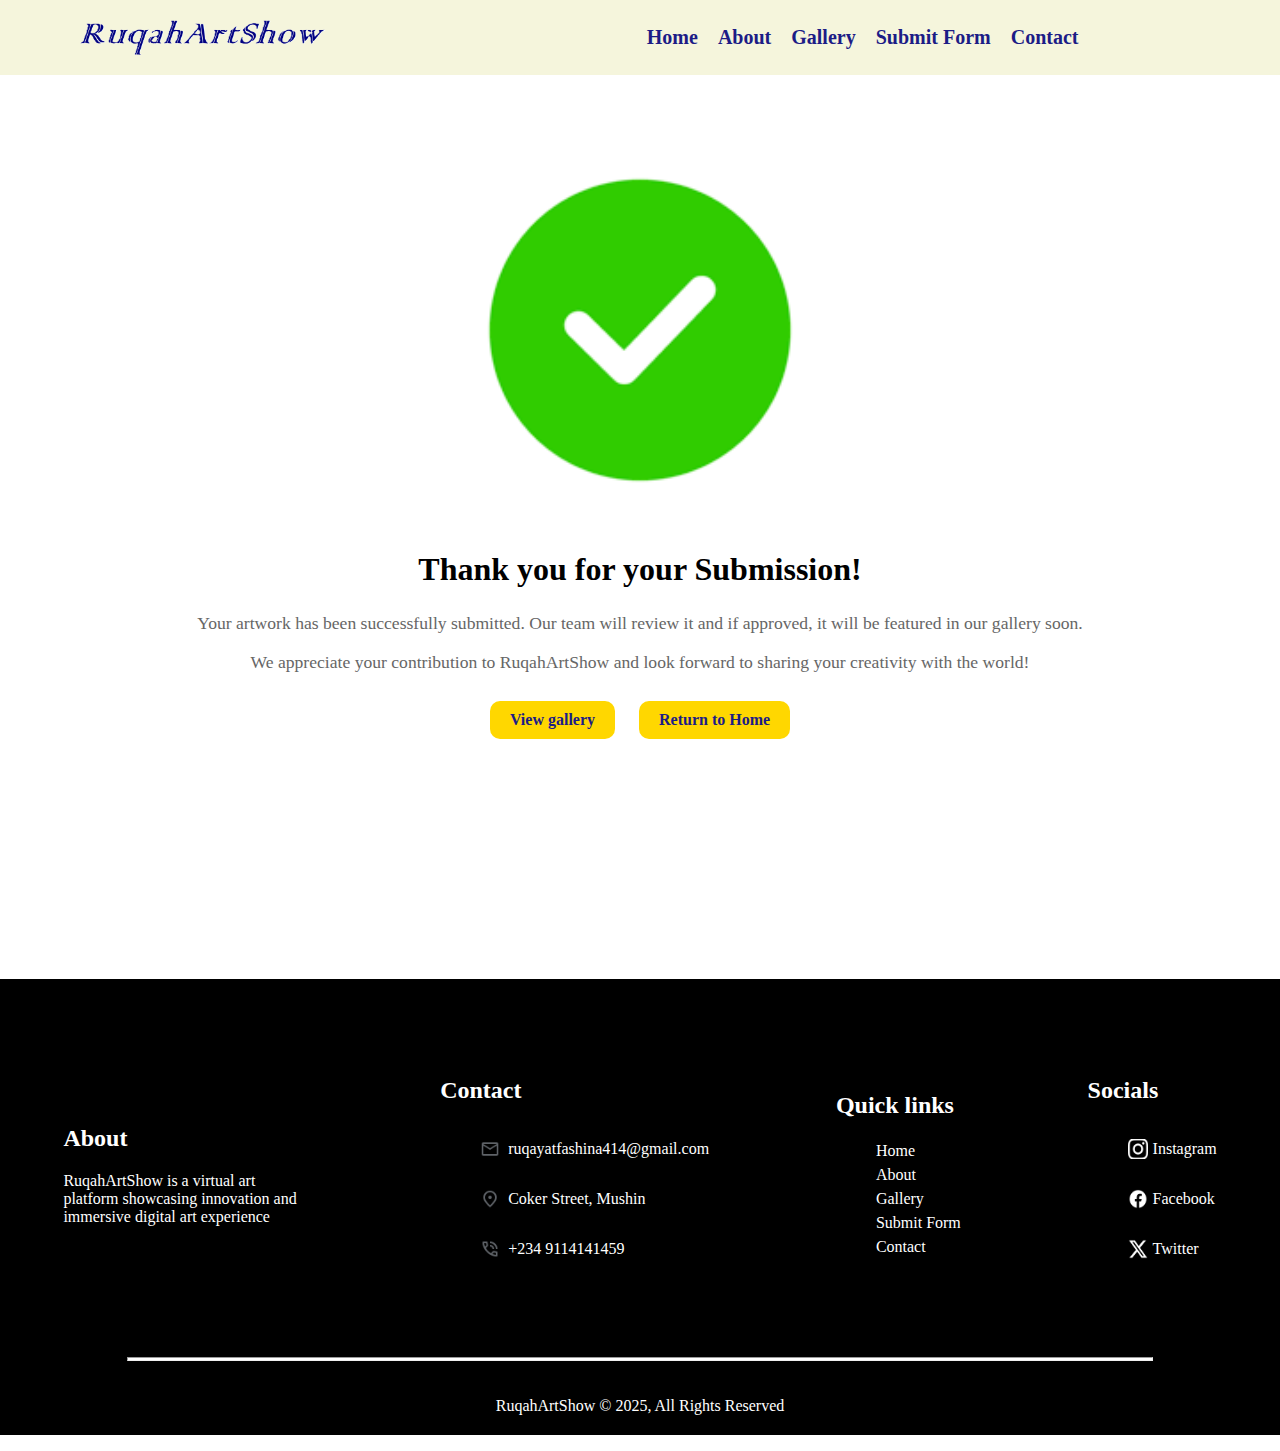
<file: thank-you.html>
<html lang="en">
<head>
    <meta charset="UTF-8">
    <meta name="viewport" content="width=device-width, initial-scale=1.0">
    <title>THANKS FOR SUBMITING YOUR ART</title>
    <link rel="stylesheet" href="./styles/thank-you.css">
</head>
<body>
    <header>
        <div id="main-head">
            <div>
                <img src="images/ruqahart.png" alt="" width="250px">
            </div>
            <div id="navigation">
                <nav>
                    <ul>
                      <li><a href="index.html">Home</a></li>
                      <li><a href="about.html">About</a></li>
                      <li><a href="gallery.html">Gallery</a></li>
                      <li><a href="submit-form.html">Submit Form</a></li>
                      <li><a href="contact-us.html">Contact</a></li>
                    </ul>
                </nav>
            </div>
                
            
        </div>
    </header>
    <div id="thank-you">
        <img src="images/green mark.png" alt="" width="400px">
        <h1>Thank you for your Submission!</h1>
        <p>Your artwork has been successfully submitted. Our team will review it and if approved, it will be featured in our gallery soon.</p>
        <p>We appreciate your contribution to RuqahArtShow and look forward to sharing your creativity with the world!</p>
        <a href="gallery.html" class="btn" >View gallery</a>
        <a href="index.html" class="btn">Return to Home</a>
    </div>



<footer>
    <div id="foot">
        <div id="about-foot">
            <h2>About</h2>
            <p>RuqahArtShow is a virtual art platform showcasing innovation and immersive digital art experience</p>

        </div>
        <div id="contact-foot">
            <h2>Contact</h2>
            <div>
                <ul>
                    <li>
                        <a href="#">
                            <div>
                                <img src="images/mail-icon.png" alt="">
                            </div>
                            <div>
                                <p>ruqayatfashina414@gmail.com</p>
                            </div>  
                        </a>
                    </li>
                    <li>
                        <a href="#">
                            <div><img src="images/location-icon.png" alt=""></div>
                            <div><p>Coker Street, Mushin</p></div>
                        </a>
                    </li>
                    <li>
                        <a href="#">
                            <div><img src="images/phone-icon.png" alt=""></div>
                            <div><p>+234 9114141459</p></div>
                        </a>
                    </li>
                </ul>
               
            </div>
        </div>
        <div id="link-foot">
            <h2>Quick links</h2>
            <div>
                <ul>
                    <li><a href="#">Home</a></li>
                    <li><a href="#">About</a></li>
                    <li><a href="gallery.html">Gallery</a></li>
                    <li><a href="submit-form.html">Submit Form</a></li>
                    <li><a href="contact-us.html">Contact</a></li>
                </ul>
            </div>
        </div>
        <div id="social-foot">
            <h2>Socials</h2>
            <div>
                <ul>
                    <li>
                        <div class="social-icon">
                            <img src="images/instagram icon.png" alt="">
                            <a href="#">
                                <p>Instagram</p>
                            </a>
                        </div>
                    </li>
                    <li>
                        <div class="social-icon">
                            <img src="images/facebook icon.png" alt="">
                            <a href="#">
                                <p>Facebook</p>
                            </a>
                        </div>
                    </li>
                    <li>
                        <div class="social-icon">
                            <img src="images/x logo.png" alt="">
                            <a href="#">
                                <p>Twitter</p>
                            </a>
                        </div>
                    </li>
                </ul>
            </div>
        </div>
        
    </div>
    <div id="border">
        <hr>
    </div>
    <div class="copyright">
      <p>RuqahArtShow &copy; 2025, All Rights Reserved</p>
    </div>
   
</footer>
</body>
</html>
</file>
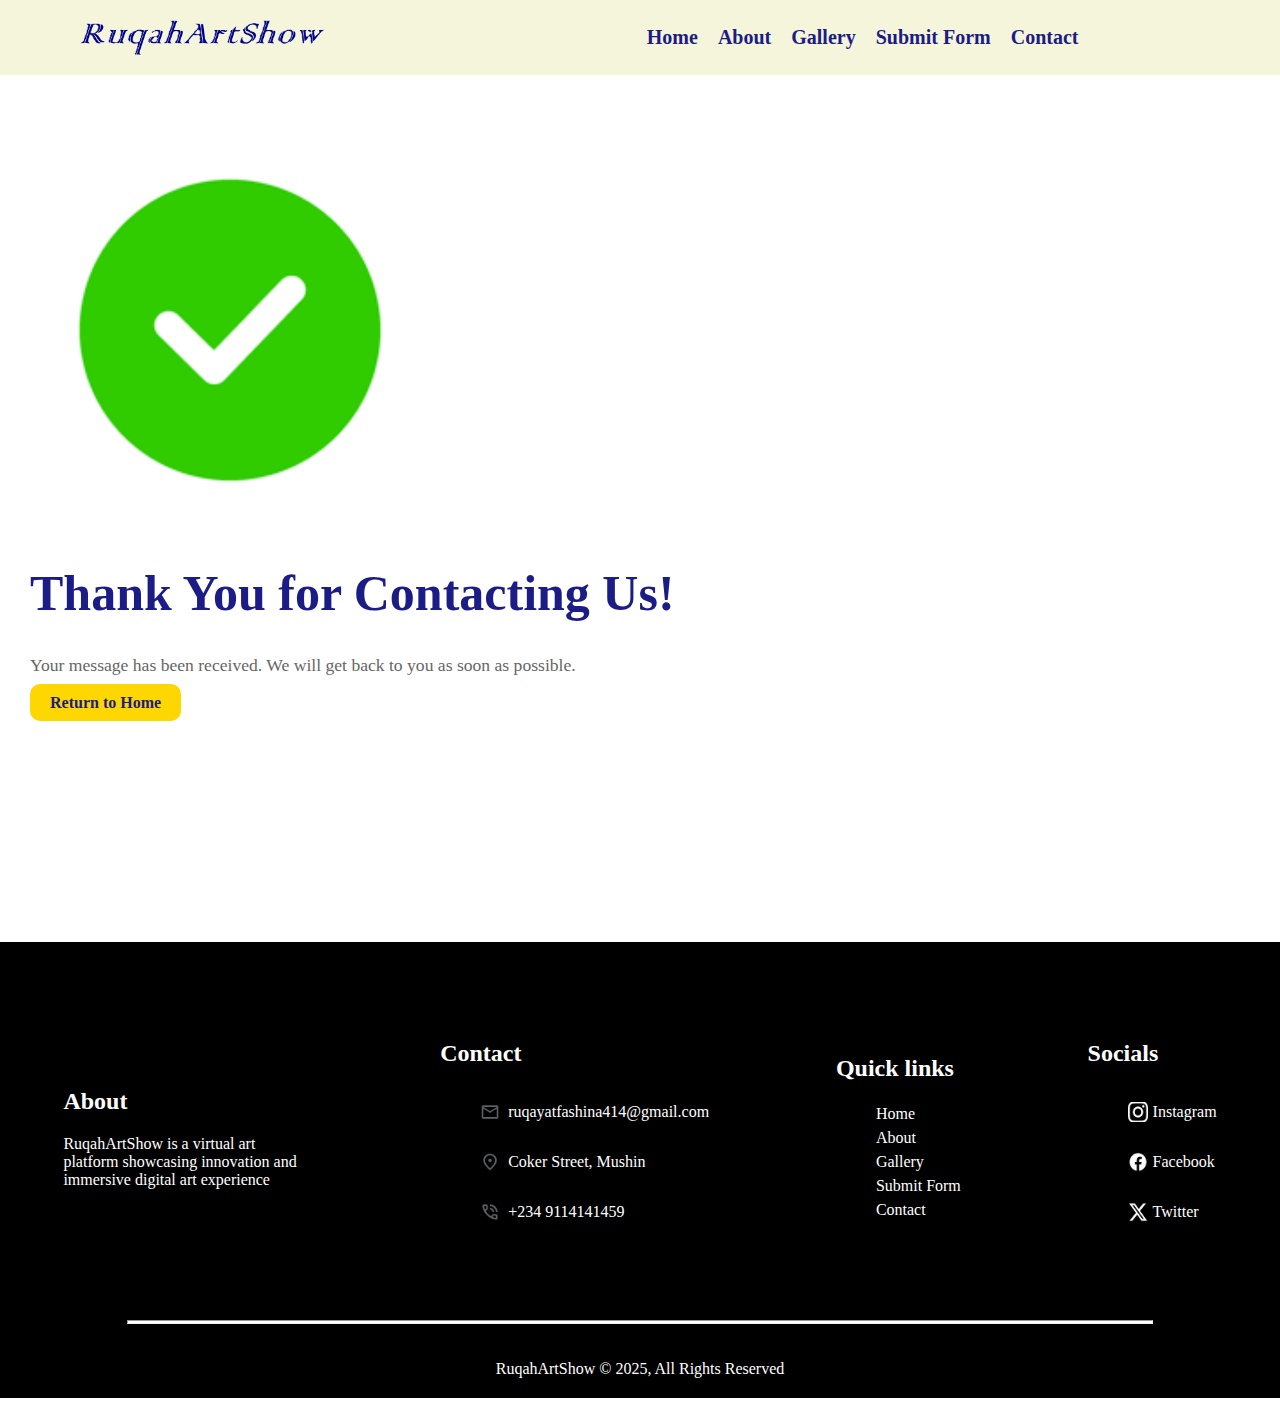
<file: thanks-contact.html>
<html lang="en">
<head>
    <meta charset="UTF-8">
    <meta name="viewport" content="width=device-width, initial-scale=1.0">
    <title>THANKS FOR CONTACTING</title>
    <link rel="stylesheet" href="./styles/thank-contact.css">
</head>
<body>
    <header>
        <div id="main-head">
            <div>
                <img src="images/ruqahart.png" alt="" width="250px">
            </div>
            <div id="navigation">
                <nav>
                    <ul>
                      <li><a href="index.html">Home</a></li>
                      <li><a href="about.html">About</a></li>
                      <li><a href="gallery.html">Gallery</a></li>
                      <li><a href="submit-form.html">Submit Form</a></li>
                      <li><a href="contact-us.html">Contact</a></li>
                    </ul>
                </nav>
            </div>
                
            
        </div>
    </header>

<section id="thanks-contact">
     <div class="thank-you">
        <img src="images/green mark.png" alt="" width="400px">
        <h1>Thank You for Contacting Us!</h1>
        <p>Your message has been received. We will get back to you as soon as possible.</p>
        <a href="index.html" class="btn"> Return to Home</a>
     </div>
</section>


    <footer>
        <div id="foot">
            <div id="about-foot">
                <h2>About</h2>
                <p>RuqahArtShow is a virtual art platform showcasing innovation and immersive digital art experience</p>

            </div>
            <div id="contact-foot">
                <h2>Contact</h2>
                <div>
                    <ul>
                        <li>
                            <a href="#">
                                <div>
                                    <img src="images/mail-icon.png" alt="">
                                </div>
                                <div>
                                    <p>ruqayatfashina414@gmail.com</p>
                                </div>  
                            </a>
                        </li>
                        <li>
                            <a href="#">
                                <div><img src="images/location-icon.png" alt=""></div>
                                <div><p>Coker Street, Mushin</p></div>
                            </a>
                        </li>
                        <li>
                            <a href="#">
                                <div><img src="images/phone-icon.png" alt=""></div>
                                <div><p>+234 9114141459</p></div>
                            </a>
                        </li>
                    </ul>
                   
                </div>
            </div>
            <div id="link-foot">
                <h2>Quick links</h2>
                <div>
                    <ul>
                        <li><a href="index.html">Home</a></li>
                        <li><a href="about.html">About</a></li>
                        <li><a href="gallery.html">Gallery</a></li>
                        <li><a href="submit-form.html">Submit Form</a></li>
                        <li><a href="contact-us.html">Contact</a></li>
                    </ul>
                </div>
            </div>
            <div id="social-foot">
                <h2>Socials</h2>
                <div>
                    <ul>
                        <li>
                            <div class="social-icon">
                                <img src="images/instagram icon.png" alt="">
                                <a href="#">
                                    <p>Instagram</p>
                                </a>
                            </div>
                        </li>
                        <li>
                            <div class="social-icon">
                                <img src="images/facebook icon.png" alt="">
                                <a href="#">
                                    <p>Facebook</p>
                                </a>
                            </div>
                        </li>
                        <li>
                            <div class="social-icon">
                                <img src="images/x logo.png" alt="">
                                <a href="#">
                                    <p>Twitter</p>
                                </a>
                            </div>
                        </li>
                    </ul>
                </div>
            </div>
            
        </div>
        <div id="border">
            <hr>
        </div>
        <div class="copyright">
          <p>RuqahArtShow &copy; 2025, All Rights Reserved</p>
        </div>
       
    </footer>

  </body>
</html>
</file>
<file: contact-us.css>
body{
    box-sizing: border-box;
    padding: 0;
    margin: 0;
    font-family: Verdana;
    background-color: #f8f8f8;
}
header{
    position: fixed;
    top: 0;
    left: 0;
    width: 100%;
    padding: 10px 6%;
    background: beige; 
    /* background-color: #333; */
    color: black;
    backdrop-filter: blur(10px);
    display: flex;
    flex-direction: row;
    z-index: 100;
    margin-bottom: 250px;

}
#main-head{
    display: flex;
    flex-direction: row;
    align-items: center;
    justify-content: flex-end;
    gap: 280px;
}
#main-head h3{
    font-weight: 700;
    font-size: 25px;
}
header #navigation{
    display: flex;
}
nav ul li a{
    font-size: 20px;
    font-weight: 600;
    color: rgb(28, 28, 134);
    text-decoration: none;
    display: flex;
    flex-direction: row;
    justify-content: space-around;
}
nav ul li a:hover{
    border-bottom: 5px solid rgb(28, 28, 134);
    font-size: 23px;

}
nav ul{
    display: flex;
    flex-direction: row;
    gap: 20px;
}
nav ul li{
    list-style-type: none;
   
}


/* -----------------contact section------------ */
#contact{
    border: 2px solid black;
    border-radius: 40px;
    padding: 40px;
    text-align: center;
    background-color: white;
    display: flex;
    flex-direction: column;
    align-items: center;
    justify-content: space-around;
    align-items: center;
    width: 40%;
    margin: 150px auto;
    box-shadow: 0px 4px 6px rgba(0, 0, 0, 0.6);
}
#contact form{
    
    max-width: 500px;
    margin: 20px auto;
    display: flex;
    flex-direction: column;
    gap: 10px;
    
}
#contact h2{
    font-size: 40px;
    font-weight: 800;
    color: rgb(28, 28, 134);
}
#contact p{
    font-size: 20px;
}
#contact input, #contact textarea{
    width: 100%;
    padding: 10px;
    border: 1px solid #ccc;
    border-radius: 5px;
    
}
#contact-form #name,
#contact-form #email,
#contact-form #message{
    width: 100%;
    padding: 1.5em;
    font-size: 18px;
    color: rgb(28, 28, 134);
    background: rgba(241, 241, 241);
    border-radius: .8rem;
    margin: 1rem 0;
    resize: none;
    height: 60px;
    border: 1px solid rgb(28, 28, 134);
    margin-bottom: 30px;
}
#contact-form label{
    color: rgb(28, 28, 134);
    font-size: 20px;
}
#contact button{
    width: 100%;
    height: 50px;
    cursor: pointer;
    font-size: 18px;
    padding: 0px 20px; 
    font-weight: bolder;
    color: rgb(28, 28, 134);
    background-color: #FFD700;
    border: 2px solid #032B44;
    border-radius: 15px;
}
#contact button:hover{
    background-color: rgb(28, 28, 134);
    color: #FFD700;
}
#contact button a{
    text-decoration: none;
    color: rgb(28, 28, 134);
}
#contact button a:hover{
    color: rgb(28, 28, 134);
}
/* ----social links----- */
.social-links{
    margin-top: 50px;
    font-size: 30px;
    color: rgb(28, 28, 134);
}
.social-links a{
    display: inline-block;
    margin: 0 10px;
    text-decoration: none;
    color: #FFD700;
    font-size: 20px;
    font-weight: bold;
    margin-bottom: 30px;
}

/* -------------------------------footer-------------------------------------- */
footer{
    color: white;
    background-color: black;
    margin-top: 200px;
}
#foot{
    display: flex;
    flex-direction: row;
    align-items: center;
    justify-content: space-around;
    text-align: left;
    padding-top: 20px;
    width: 100%;
    height: 350px;
}
#about-foot{
    width: 250px;
}
#contact-foot img{
     height: 20px;
}
#contact-foot ul li{
    list-style-type: none;
    
}
#contact-foot ul li a{
    display: flex;
    align-items: center;
    gap: 8px;
    color: white;
    text-decoration: none;
}

#link-foot ul li{
    list-style-type: none;
}
#link-foot ul li a{
    text-decoration: none;
    color: white;
    line-height: 1.5;
    text-align: left;
}

#social-foot ul li{
     list-style-type: none;
}
#social-foot ul li a{
    color: white;
    text-decoration: none;
    text-align: left;
}
.social-icon{
    display: flex;
    flex-direction: row;
    align-items: center;
    gap: 5px;
}
.social-icon img{
    width: 20px;
    height: 20px;
}

#border hr{
    color: white;
    height: 2px;
    width: 80%;
    background-color: white; 
    text-align: center;
}
footer .copyright p{
    text-align: center;
    padding: 20px;
}
</file>
<file: styles/gallery.css>
body{
    box-sizing: border-box;
    padding: 0;
    margin: 0;
    font-family: Verdana;
    background-color: white;
}
header{
    position: fixed;
    top: 0;
    left: 0;
    width: 100%;
    padding: 10px 6%;
    background: beige; 
    /* background-color: #333; */
    color: black;
    backdrop-filter: blur(10px);
    display: flex;
    flex-direction: row;
    z-index: 100;
    margin-bottom: 250px;

}
#main-head{
    display: flex;
    flex-direction: row;
    align-items: center;
    justify-content: flex-end;
    gap: 280px;
}
#main-head h3{
    font-weight: 700;
    font-size: 25px;
}
header #navigation{
    display: flex;
}
nav ul li a{
    font-size: 20px;
    font-weight: 600;
    color: rgb(28, 28, 134);
    text-decoration: none;
    display: flex;
    flex-direction: row;
    justify-content: space-around;
}
nav ul li a:hover{
    border-bottom: 5px solid rgb(28, 28, 134);
    font-size: 23px;

}
nav ul{
    display: flex;
    flex-direction: row;
    gap: 20px;
}
nav ul li{
    list-style-type: none;
   
}

/* --------------gallery------------- */
#gallery{
    margin-top: 100px;
    text-align: center;
    padding: 40px;
    background-color: #f8f8f8;
}
#gallery .title  h3{
    color: rgb(28, 28, 134);
    font-size: 50px;
}
.heading h2{
    color: rgb(28, 28, 134);
}
.title-h3{
    font-size: 50px;
}
.title p{
    font-style: italic;
    font-size: 23px;
    margin-bottom: 100px;
}
#gallery-container{
    display: grid;
    grid-template-columns: repeat(auto-fit, minmax(300px, 1fr));
    gap: 20px;
    justify-content: center;
    margin-top: 20px;
}
/* ---art card styling----- */
.art-card{
    background: white;
    border-radius: 8px;
    box-shadow: 0px 4px 6px rgba(0, 0, 0, 0.1);
    overflow: hidden;
    transition: transform 0.3s ease-in-out;
}
.art-card:hover{
    transform: scale(1.05);
}
/* ----artwork image---- */
.art-card img{
    width: 100%;
    height: 400px;
    object-fit: cover;
}
/* ---artwork info---- */
.art-info{
    padding: 15px;
    text-align: left;
}
.art-info h3{
    margin: 0;
    font-size: 1.2em;
    color: #333;
}
.art-info p{
    margin: 5px 0;
    font-size: 0.9em;
    color: #555;
}
.art-description{
    font-style: italic;
    color: #777;
}

/* -------------------------------footer-------------------------------------- */
footer{
    color: white;
    background-color: black;
    margin-top: 200px;
}
#foot{
    display: flex;
    flex-direction: row;
    align-items: center;
    justify-content: space-around;
    text-align: left;
    padding-top: 20px;
    width: 100%;
    height: 350px;
}
#about-foot{
    width: 250px;
}
#contact-foot img{
     height: 20px;
}
#contact-foot ul li{
    list-style-type: none;
    
}
#contact-foot ul li a{
    display: flex;
    align-items: center;
    gap: 8px;
    color: white;
    text-decoration: none;
}

#link-foot ul li{
    list-style-type: none;
}
#link-foot ul li a{
    text-decoration: none;
    color: white;
    line-height: 1.5;
    text-align: left;
}

#social-foot ul li{
     list-style-type: none;
}
#social-foot ul li a{
    color: white;
    text-decoration: none;
    text-align: left;
}
.social-icon img{
    width: 20px;
    height: 20px;
}
.social-icon{
    display: flex;
    flex-direction: row;
    align-items:center;
    gap: 5px;
}

#border hr{
    color: white;
    height: 2px;
    width: 80%;
    background-color: white; 
    text-align: center;
}
footer .copyright p{
    text-align: center;
    padding: 20px;
}

@media (max-width: 768px) {
  #foot {
    flex-direction: column;
    align-items: left;
    text-align: left;
    height: auto;
    padding: 30px 10px;
    gap: 30px;
    margin-left: 20px;
  }

  #about-foot,
  #contact-foot,
  #link-foot,
  #social-foot {
    width: 100%;
  }

  #contact-foot ul,
  #link-foot ul,
  #social-foot ul {
    padding: 0;
  }

  #border hr {
    width: 90%;
  }

  footer .copyright p {
    font-size: 14px;
  }
}
</file>
<file: styles/submit-form.css>
body{
    box-sizing: border-box;
    padding: 0;
    margin: 0;
    font-family: Verdana;
    background-color: white;
}
header{
    position: fixed;
    top: 0;
    left: 0;
    width: 100%;
    padding: 10px 6%;
    background: beige;
    color: rgb(28, 28, 134);
    backdrop-filter: blur(10px);
    display: flex;
    flex-direction: row;
    z-index: 100;

}
#main-head{
    display: flex;
    flex-direction: row;
    align-items: center;
    justify-content: flex-end;
    gap: 280px;
}
#main-head h3{
    font-weight: 700;
    font-size: 25px;
}
header #navigation{
    display: flex;
}
nav ul li a{
    font-size: 20px;
    font-weight: 600;
    color: rgb(28, 28, 134);
    text-decoration: none;
    display: flex;
    flex-direction: row;
    justify-content: space-around;
}
nav ul li a:hover{
    border-bottom: 5px solid rgb(28, 28, 134);
    font-size: 23px;

}
nav ul{
    display: flex;
    flex-direction: row;
    gap: 20px;
}
nav ul li{
    list-style-type: none;
}

/* ---------------submit form ---------------- */

#form-submit{
    border: 2px solid rgb(28, 28, 134);
    border-radius: 40px;
    margin: 150px auto;
    display: flex;
    flex-direction: column;
    align-items: center;
    justify-content: space-around;
    width: 40%;
    height: 700px;
    padding: 30px;
    background-color: white;
    box-shadow: 0px 4px 6px rgba(0, 0, 0, 0.5);

}
#form-submit h2{
    font-weight: 800;
    font-size: 40px;
    color: rgb(28, 28, 134);
}
#form-submit #art-title,
#form-submit #artist-name,
#form-submit #description{
    width: 100%;
    padding: 1.5em;
    font-size: 18px;
    color: rgb(28, 28, 134);
    background: rgba(241, 241, 241);
    border-radius: .8rem;
    margin: 1rem 0;
    resize: none;
    height: 60px;
    border: 1px solid rgb(28, 28, 134);
    margin-bottom: 30px;
}
.sub{
    background-color: #FFD700;
    color: rgb(28, 28, 134);
    padding: 10px 20px; 
    border: none;
    border-radius: 10px; 
    cursor: pointer; 
    font-size: 16px;

    
}
 input[type="file"] {
    display: none;
}
label {
    display: inline-block;
    background-color: #FFD700; 
    color: rgb(28, 28, 134);
    padding: 0.8em;
    border-radius: 15px;
    cursor: pointer;
    font-size: 18px;
    font-weight: bolder;
    height: 30px;
    text-align: center;
    align-items: center;
    margin-bottom: 1.5em;
    width: 90%;
}

#form-submit #art-image{
    padding: 10px;
    font-size: 16px;
    
}

#form-submit button{
    width: 100%;
    height: 50px;
    cursor: pointer;
    font-size: 18px;
    padding: 0px 20px; 
    font-weight: bolder;
    color: rgb(28, 28, 134);
    background-color: #FFD700;
    border: 2px solid #032B44;
    border-radius: 15px;
}
#form-submit button:hover{
    color: #FFD700;
    background-color: rgb(28, 28, 134);
}
#form-submit button a:hover{
    color: #FFD700;
}
button a{
    text-decoration: none;
    color:rgb(28, 28, 134);
}




/* -------------------------------footer-------------------------------------- */
footer{
    color: white;
    background-color: black;
    margin-top: 200px;
}
#foot{
    display: flex;
    flex-direction: row;
    align-items: center;
    justify-content: space-around;
    text-align: left;
    padding-top: 20px;
    width: 100%;
    height: 350px;
}
#about-foot{
    width: 250px;
}
#contact-foot img{
     height: 20px;
}
#contact-foot ul li{
    list-style-type: none;
    
}
#contact-foot ul li a{
    display: flex;
    align-items: center;
    gap: 8px;
    color: white;
    text-decoration: none;
}

#link-foot ul li{
    list-style-type: none;
}
#link-foot ul li a{
    text-decoration: none;
    color: white;
    line-height: 1.5;
    text-align: left;
}

#social-foot ul li{
     list-style-type: none;
}
#social-foot ul li a{
    color: white;
    text-decoration: none;
    text-align: left;
}
.social-icon img{
    width: 20px;
    height: 20px;
}
.social-icon{
    display: flex;
    flex-direction: row;
    align-items:center;
    gap: 5px;
}

#border hr{
    color: white;
    height: 2px;
    width: 80%;
    background-color: white; 
    text-align: center;
}
footer .copyright p{
    text-align: center;
    padding: 20px;
}

@media (max-width: 768px) {
  #foot {
    flex-direction: column;
    align-items: left;
    text-align: left;
    height: auto;
    padding: 30px 10px;
    gap: 30px;
    margin-left: 50px;
  }

  #about-foot,
  #contact-foot,
  #link-foot,
  #social-foot {
    width: 100%;
  }

  #contact-foot ul,
  #link-foot ul,
  #social-foot ul {
    padding: 0;
  }

  #border hr {
    width: 90%;
  }

  footer .copyright p {
    font-size: 14px;
  }
}
</file>
<file: styles/thank-you.css>
body{
    box-sizing: border-box;
    padding: 0;
    margin: 0;
    font-family: Verdana;
    background-color: white;
}
header{
    position: fixed;
    top: 0;
    left: 0;
    width: 100%;
    padding: 10px 6%;
    background: beige; 
    /* background-color: #333; */
    color: black;
    backdrop-filter: blur(10px);
    display: flex;
    flex-direction: row;
    z-index: 100;
    margin-bottom: 250px;

}
#main-head{
    display: flex;
    flex-direction: row;
    align-items: center;
    justify-content: flex-end;
    gap: 280px;
}
#main-head h3{
    font-weight: 700;
    font-size: 25px;
}
header #navigation{
    display: flex;
}
nav ul li a{
    font-size: 20px;
    font-weight: 600;
    color: rgb(28, 28, 134);
    text-decoration: none;
    display: flex;
    flex-direction: row;
    justify-content: space-around;
}
nav ul li a:hover{
    border-bottom: 5px solid rgb(28, 28, 134);
    font-size: 23px;

}
nav ul{
    display: flex;
    flex-direction: row;
    gap: 20px;
}
nav ul li{
    list-style-type: none;
   
}



/* ---------body------- */
#thank-you{
    margin: 100px auto;
    text-align: center;
    padding: 30px;
    border-radius: 10px;
    background-color: white;
}
#thank-you h1{
    font-size: 2em;
    margin-bottom: 25px;
}
#thank-you p{
    font-size: 1.1em;
    color: #666;
}
.btn{
    display: inline-block;
    padding: 10px 20px;
    margin: 10px;
    text-decoration: none;
    color: rgb(28, 28, 134);
    background: #FFD700;
    border-radius: 10px; 
    transition: 0.3s ease-in-out; 
    font-weight: 600;
}
.btn:hover{
    background:rgb(28, 28, 134);
    color:#FFD700;
}


/* -------------------------------footer-------------------------------------- */
footer{
    color: white;
    background-color: black;
    margin-top: 200px;
}
#foot{
    display: flex;
    flex-direction: row;
    align-items: center;
    justify-content: space-around;
    text-align: left;
    padding-top: 20px;
    width: 100%;
    height: 350px;
}
#about-foot{
    width: 250px;
}
#contact-foot img{
     height: 20px;
}
#contact-foot ul li{
    list-style-type: none;
    
}
#contact-foot ul li a{
    display: flex;
    align-items: center;
    gap: 8px;
    color: white;
    text-decoration: none;
}

#link-foot ul li{
    list-style-type: none;
}
#link-foot ul li a{
    text-decoration: none;
    color: white;
    line-height: 1.5;
    text-align: left;
}

#social-foot ul li{
     list-style-type: none;
}
#social-foot ul li a{
    color: white;
    text-decoration: none;
    text-align: left;
}
.social-icon img{
    width: 20px;
    height: 20px;
}
.social-icon{
    display: flex;
    flex-direction: row;
    align-items:center;
    gap: 5px;
}
#border hr{
    color: white;
    height: 2px;
    width: 80%;
    background-color: white; 
    text-align: center;
}
footer .copyright p{
    text-align: center;
    padding: 20px;
}

@media (max-width: 768px) {
  #foot {
    flex-direction: column;
    align-items: left;
    text-align: left;
    height: auto;
    padding: 30px 10px;
    gap: 30px;
    margin-left: 20px;
  }

  #about-foot,
  #contact-foot,
  #link-foot,
  #social-foot {
    width: 100%;
  }

  #contact-foot ul,
  #link-foot ul,
  #social-foot ul {
    padding: 0;
  }

  #border hr {
    width: 90%;
  }

  footer .copyright p {
    font-size: 14px;
  }
}
</file>
<file: styles/thank-contact.css>
body{
    box-sizing: border-box;
    padding: 0;
    margin: 0;
    font-family: Verdana;
    background-color: white;
}
header{
    position: fixed;
    top: 0;
    left: 0;
    width: 100%;
    padding: 10px 6%;
    background: beige; 
    /* background-color: #333; */
    color: black;
    backdrop-filter: blur(10px);
    display: flex;
    flex-direction: row;
    z-index: 100;
    margin-bottom: 250px;

}
#main-head{
    display: flex;
    flex-direction: row;
    align-items: center;
    justify-content: flex-end;
    gap: 280px;
}
#main-head h3{
    font-weight: 700;
    font-size: 25px;
}
header #navigation{
    display: flex;
}
nav ul li a{
    font-size: 20px;
    font-weight: 600;
    color: rgb(28, 28, 134);
    text-decoration: none;
    display: flex;
    flex-direction: row;
    justify-content: space-around;
}
nav ul li a:hover{
    border-bottom: 5px solid rgb(28, 28, 134);
    font-size: 23px;

}
nav ul{
    display: flex;
    flex-direction: row;
    gap: 20px;
}
nav ul li{
    list-style-type: none;
   
}

/* --------body----------- */
#thanks-contact{
    padding: 30px;
    align-items:center;
    margin: 100px auto;
    border-radius: 10px;
    background-color: white;
}
.thank-you h1{
    font-size: 50px;
    color: rgb(28, 28, 134);
}
.thank-you p{
    font-size: 1.1em;
    color: #666;
}
.btn{
    background:#FFD700;
    padding: 10px 20px;
    border-radius: 10px; 
    transition: 0.3s ease-in-out; 
    font-weight: 600;
    color: rgb(28, 28, 134);
    text-decoration: none;
}
.btn:hover{
    color:#FFD700;
    background: rgb(28, 28, 134);
}


/* -------------------------------footer-------------------------------------- */
footer{
    color: white;
    background-color: black;
    margin-top: 200px;
}
#foot{
    display: flex;
    flex-direction: row;
    align-items: center;
    justify-content: space-around;
    text-align: left;
    padding-top: 20px;
    width: 100%;
    height: 350px;
}
#about-foot{
    width: 250px;
}
#contact-foot img{
     height: 20px;
}
#contact-foot ul li{
    list-style-type: none;
    
}
#contact-foot ul li a{
    display: flex;
    align-items: center;
    gap: 8px;
    color: white;
    text-decoration: none;
}

#link-foot ul li{
    list-style-type: none;
}
#link-foot ul li a{
    text-decoration: none;
    color: white;
    line-height: 1.5;
    text-align: left;
}

#social-foot ul li{
     list-style-type: none;
}
#social-foot ul li a{
    color: white;
    text-decoration: none;
    text-align: left;
}
.social-icon img{
    width: 20px;
    height: 20px;
}
.social-icon{
    display: flex;
    flex-direction: row;
    align-items:center;
    gap: 5px;
}
#border hr{
    color: white;
    height: 2px;
    width: 80%;
    background-color: white; 
    text-align: center;
}
footer .copyright p{
    text-align: center;
    padding: 20px;
}

@media (max-width: 768px) {
  #foot {
    flex-direction: column;
    align-items: left;
    text-align: left;
    height: auto;
    padding: 30px 10px;
    gap: 30px;
    margin-left: 20px;
  }

  #about-foot,
  #contact-foot,
  #link-foot,
  #social-foot {
    width: 100%;
  }

  #contact-foot ul,
  #link-foot ul,
  #social-foot ul {
    padding: 0;
  }

  #border hr {
    width: 90%;
  }

  footer .copyright p {
    font-size: 14px;
  }
}
</file>
